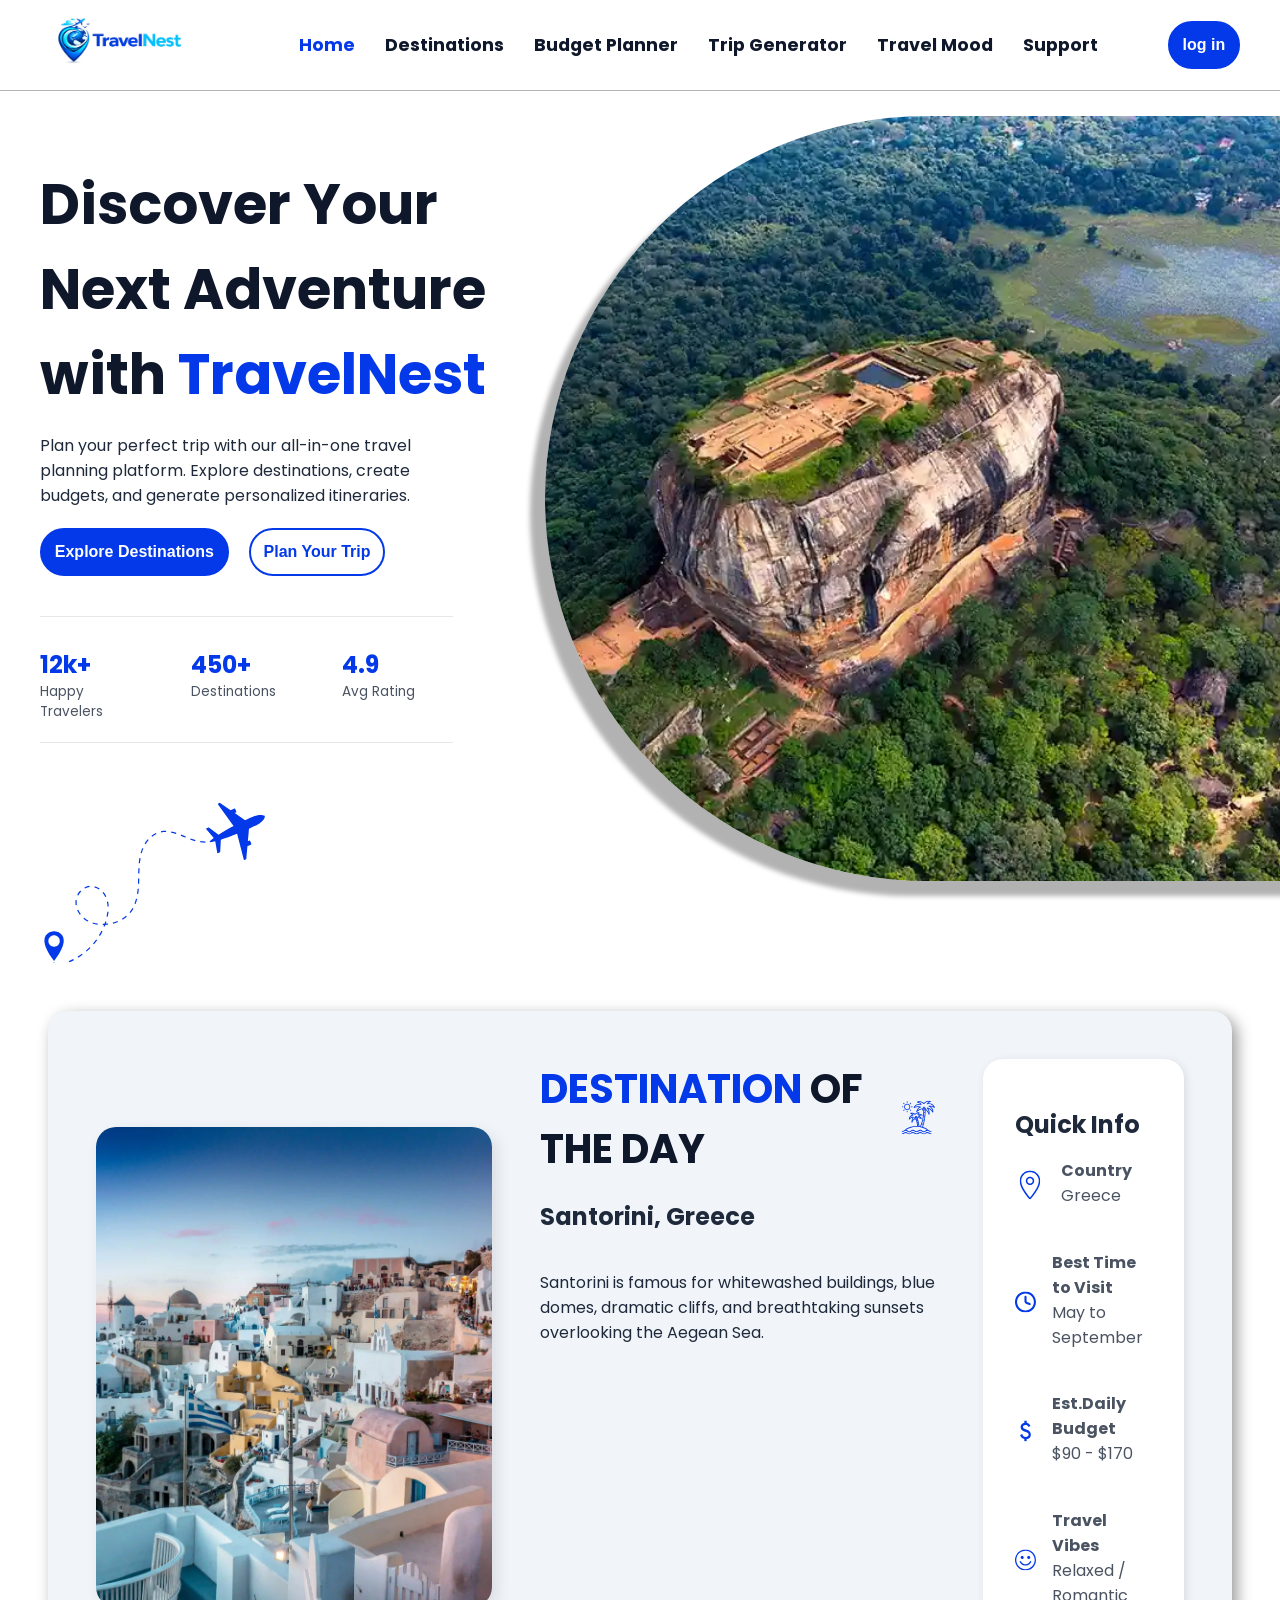
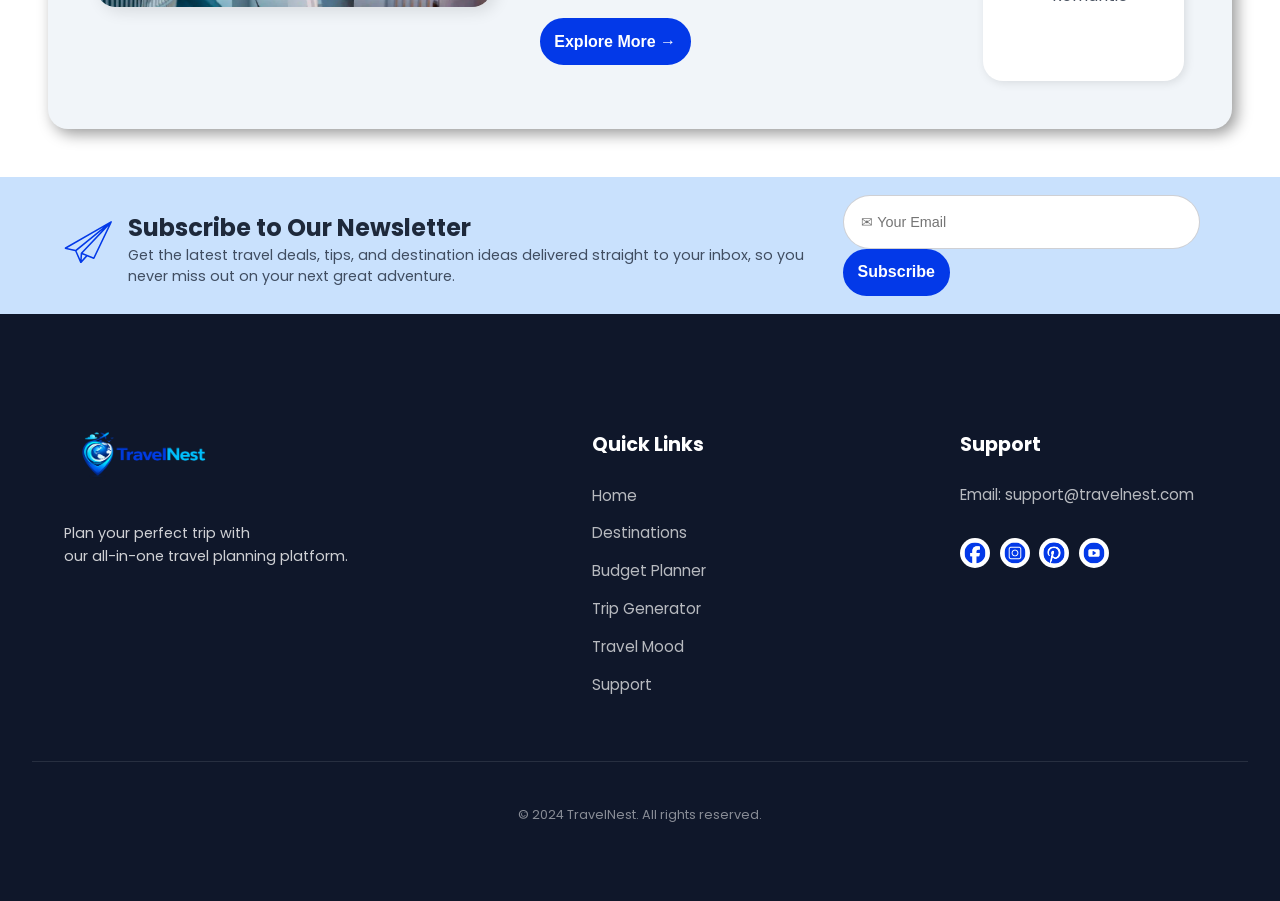
<file: index.html>
<!DOCTYPE html>
<html lang="en">
<head>
    <meta charset="UTF-8">
    <meta name="viewport" content="width=device-width, initial-scale=1.0">
    <meta
    name="description"
    content="TravelNest helps you discover destinations, create budgets, generate itineraries, and plan unforgettable trips.">
    <title>TravelNest</title>
    <link rel="preconnect" href="https://fonts.googleapis.com">
    <link rel="preconnect" href="https://fonts.gstatic.com" crossorigin>
    <link href="https://fonts.googleapis.com/css2?family=Poppins&display=swap" rel="stylesheet">
    <link rel="stylesheet" href="style.css">
    <link rel="stylesheet" href="mobile.css">
</head>
<body>

    <!-- Header with navigation bar -->
    <header>
        <nav class="nav-bar">
            <div>
                <a href="index.html"><img  class="logo" src="icon/travelNest-logo.png" alt="TravelNest Logo"></a>
            </div>
            <ul class="nav-links">
                <li><a href="index.html">Home</a></li>
                <li><a href="destination.html">Destinations</a></li>
                <li><a href="budget-planner.html">Budget Planner</a></li>
                <li><a href="trip-generator.html">Trip Generator</a></li>
                <li><a href="travel-mood.html">Travel Mood</a></li>
                <li><a href="support.html">Support</a></li>
            </ul>
            <button class="button">log in</button>
            <div class="hamburger">
                ☰
            </div>
        </nav>
    </header>

    <main>
        <!-- Hero section-->
        <section class="hero">
            <div class="hero-text">
                <h1>Discover Your Next Adventure <br>with <span>TravelNest</span></h1>
                <p class="small-text">Plan your perfect trip with our all-in-one travel planning platform. Explore destinations, create budgets, and generate personalized itineraries.</p>
                <div class="home-button-group">
                    <button class="button ExpDestinationBtn" >Explore Destinations</button>
                    <button id="BdgPlanerBtn" class="secondary-button">Plan Your Trip</button>
                </div>
                <div class="hero-stats">
                    <div class="stat-item">
                        <h2>12k+</h2>
                        <p>Happy Travelers</p>
                    </div>
                    <div class="stat-item">
                        <h2>450+</h2>
                        <p>Destinations</p>
                    </div>
                    <div class="stat-item">
                        <h2>4.9</h2>
                        <p>Avg Rating</p>
                    </div>
                </div>
                <div class="plane-design">
                    <img src="img/flight-image.svg" alt="plane-decoration-icon">
                </div>
            </div>
            <div class="hero-image">
                <img
                    id="hero-image"
                    src="img/must_visit_places_sri_lanka_sigiriya.webp"
                    alt="Sigiriya, Sri Lanka"
                    width="600"
                    height="400">
            </div>
        </section>

        <!-- Daily destination section-->
        <section class="daily-destination">
            <div class="destination-box">
                <div class="destination-image">
                    <img id="daily-destination-image" src="img/budget-top.png" alt="Best travel destination of the day" loading="lazy">
                </div>
                <div class="destination-card">
                    <div class="destination-title">
                        <h1 class="headings-h1">DESTINATION <span>OF THE DAY</span></h1>
                        <img src="icon/daily-destination-title.svg" alt="daily-destination-title-icon" loading="lazy">
                    </div>
                    <h2 id="daily-destination-title">Loading...</h2>
                    <p id="daily-destination-description" >Mirissa is a small, beautiful beach town on the southern coast of Sri Lanka, known for its golden sandy beaches, turquoise waters, and relaxed tropical vibe. It’s a popular destination for whale watching, surfing, and enjoying stunning sunsets, while still keeping a laid-back atmosphere with beachside cafés and palm-lined shores.</p>
                    <button class="button ExpDestinationBtn">Explore More →</button>
                </div>

                <div class="quick-info-tab">
                    <h2>Quick Info</h2>
                    <div class="quick-info-row">
                        <img src="icon/quick-info/location-icon.svg" alt="location-icon" loading="lazy">
                        <div>
                            <p><strong>Country</strong></p>
                            <p id="dily-destination-country" >Sri Lanka</p>
                        </div>
                    </div>               
                    <div class="quick-info-row">
                        <img src="icon/quick-info/time-icon.svg" alt="clock-icon" loading="lazy">
                        <div>
                            <p><strong>Best Time to Visit</strong></p>
                            <p id="dily-destination-bestTime" >November to April</p>
                        </div>
                    </div>
                    <div class="quick-info-row">
                        <img src="icon/quick-info/money-icon.svg" alt="dollar-icon" loading="lazy">
                        <div>
                            <p><strong>Est.Daily Budget</strong></p>
                            <p id="daily-destination-dailyBudget" >$100-$120</p>
                        </div>
                    </div>
                    <div class="quick-info-row">
                        <img src="icon/quick-info/face-icon.svg" alt="face-icon" loading="lazy">
                        <div>
                            <p><strong>Travel Vibes</strong></p>
                            <p id="daily-destination-travelVibes" >Relaxed, Tropical</p>
                        </div>
                    </div>
            
                </div>
            </div>
        </section>

        <!-- Newsletter Section -->
        <section class="newsletter">
            <div class="newsletter-container">
                <div class="newsletter-icon">
                    <img src="icon/news-letter/new-letter--icon.svg" alt="Newsletter Icon">
                </div>
                <div class="news-letter-texts">
                    <h2>Subscribe to Our Newsletter</h2>
                    <p>Get the latest travel deals, tips, and destination ideas delivered straight to your inbox, so you never miss out on your next great adventure.</p>
                </div>
                <div class="newsletter-form">
                    <form>
                        <label class="sr-only" for="emailinput">Email Address</label>
                        <input id="emailinput" type="email" placeholder="✉ Your Email" required>
                        <button type="submit" class="button" id="emailSub">Subscribe</button>
                    </form>
                </div>
            </div>
        </section>
    </main>

    <!-- Footer -->
    <footer class="footer">
        <div class="footer-container">
            <div class="footer-brand">
                <a href="index.html"><img  class="logo" src="icon/travelNest-logo.png" alt="TravelNest Logo"></a>
                <p>Plan your perfect trip with <br> our all-in-one travel planning platform.</p>
            </div>
            <div class="footer-links">
                <h3>Quick Links</h3>
                <ul>
                    <li><a href="index.html">Home</a></li>
                    <li><a href="destination.html">Destinations</a></li>
                    <li><a href="budget-planner.html">Budget Planner</a></li>
                    <li><a href="trip-generator.html">Trip Generator</a></li>
                    <li><a href="travel-mood.html">Travel Mood</a></li>
                    <li><a href="support.html">Support</a></li>
                </ul>
            </div>
            <div class="footer-contact">
                <h3>Support</h3>
                <p>Email: support@travelnest.com</p>
                <div class="social-icons">
                    <ul>
                        <li><a href="#"><img src="icon/social-media/fb-icon.svg" alt="Facebook" loading="lazy"></a></li>
                        <li><a href="#"><img src="icon/social-media/insta-icon.svg" alt="Instagram" loading="lazy"></a></li>
                        <li><a href="#"><img src="icon/social-media/printrest-icon.svg" alt="Pinterest" loading="lazy"></a></li>
                        <li><a href="#"><img src="icon/social-media/youtube-icon.svg" alt="YouTube" loading="lazy"></a></li>
                    </ul>
                </div>
            </div>
        </div>
        <div class="footer-bottom">
            <p>&copy; 2024 TravelNest. All rights reserved.</p>
        </div>
    </footer>
    <script src="js/destinations.js" defer></script>
    <script src="js/script.js" defer></script>
</body>
</html>
</file>
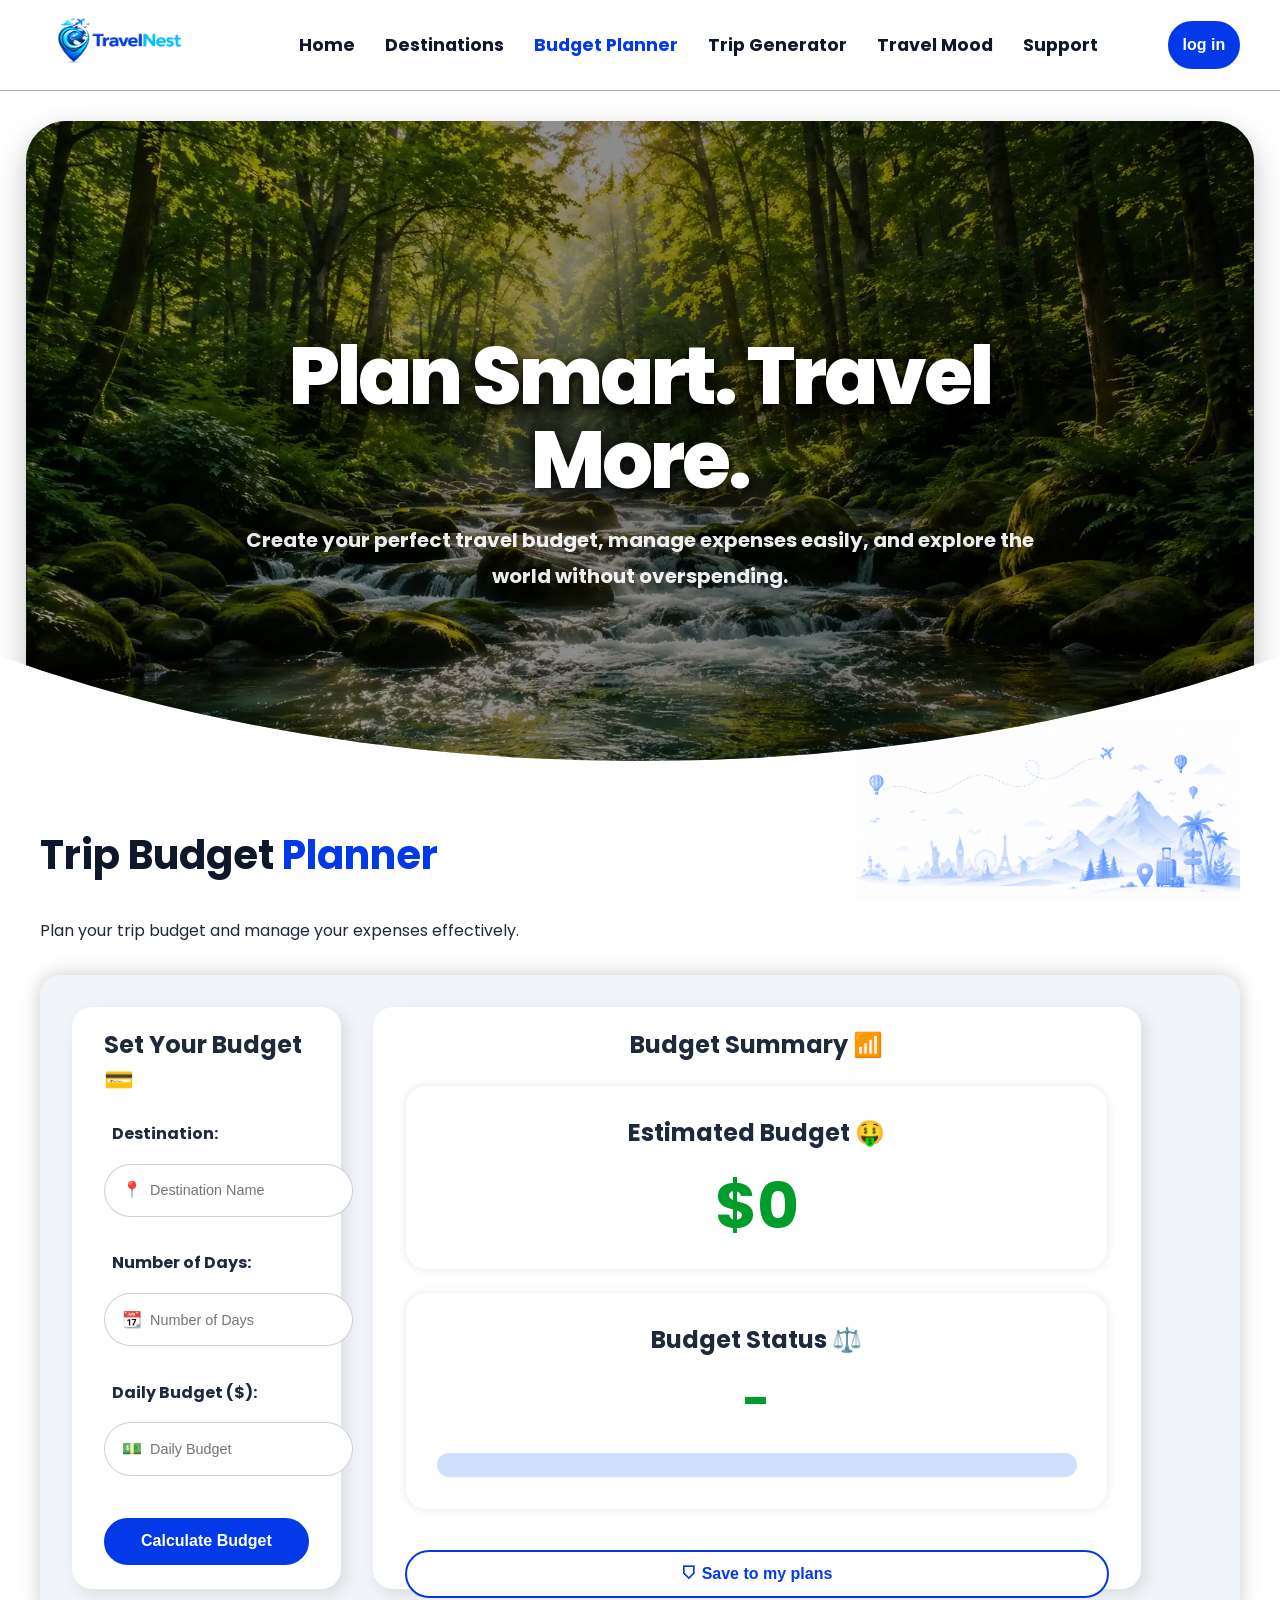
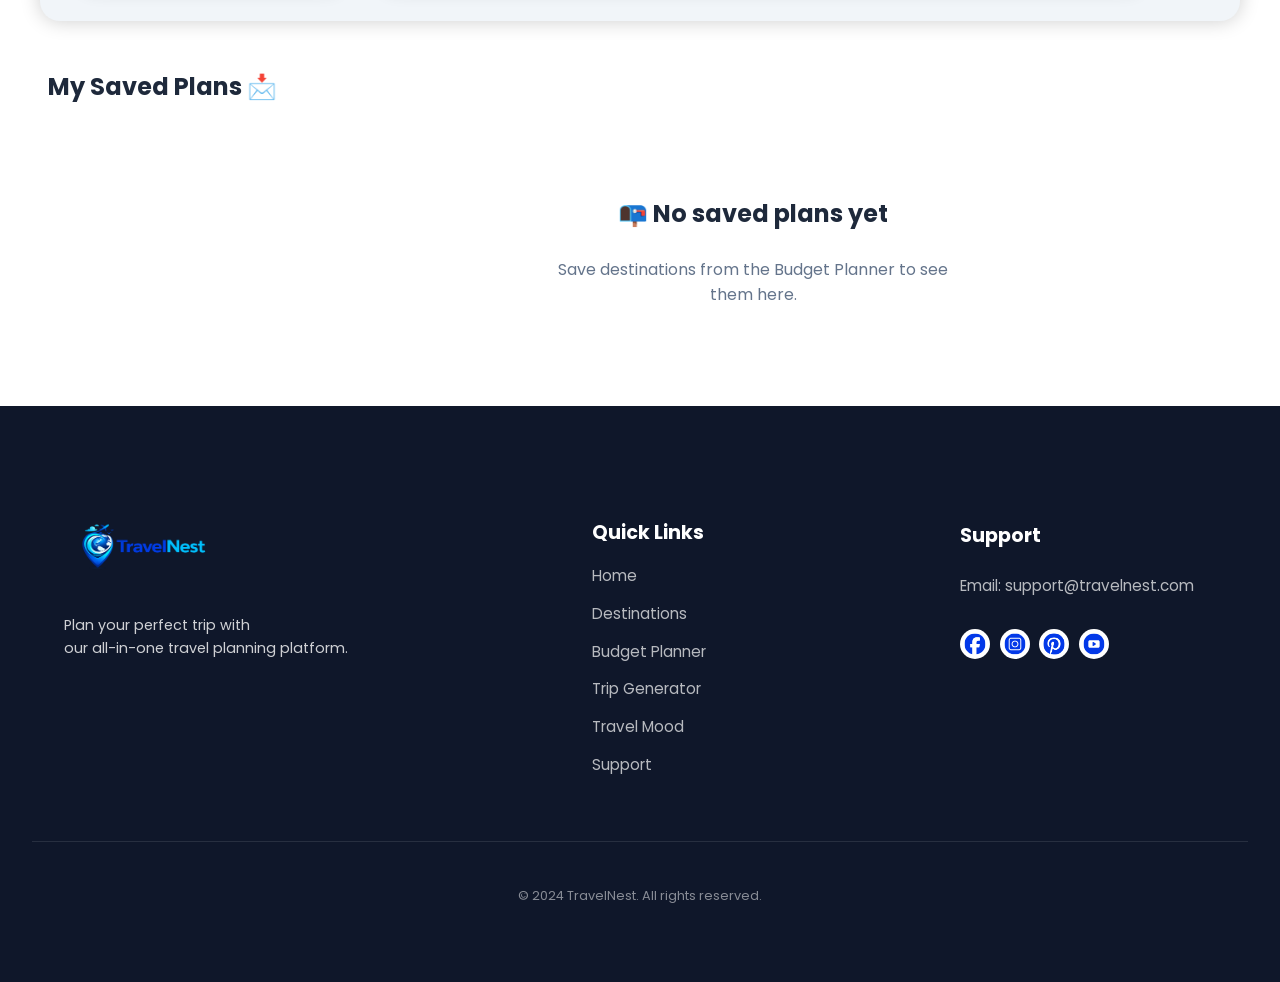
<file: budget-planner.html>
<!DOCTYPE html>
<html lang="en">
<head>
    <meta charset="UTF-8">
    <meta name="viewport" content="width=device-width, initial-scale=1.0">
    <meta
    name="description"
    content="TravelNest helps you discover destinations, create budgets, generate itineraries, and plan unforgettable trips.">
    <title>TravelNest - Budget Planner</title>
    <link rel="preconnect" href="https://fonts.googleapis.com">
    <link rel="preconnect" href="https://fonts.gstatic.com" crossorigin>
    <link href="https://fonts.googleapis.com/css2?family=Poppins&display=swap" rel="stylesheet">
    <link rel="stylesheet" href="style.css">
    <link rel="stylesheet" href="mobile.css">
</head>
<body>

    <!-- Header with navigation bar -->
    <header>
        <nav class="nav-bar">
            <div>
                <a href="index.html"><img  class="logo" src="icon/travelNest-logo.png" alt="TravelNest Logo"></a>
            </div>
            <ul class="nav-links">
                <li><a href="index.html">Home</a></li>
                <li><a href="destination.html">Destinations</a></li>
                <li><a href="budget-planner.html">Budget Planner</a></li>
                <li><a href="trip-generator.html">Trip Generator</a></li>
                <li><a href="travel-mood.html">Travel Mood</a></li>
                <li><a href="support.html">Support</a></li>
            </ul>
            <button class="button">log in</button>
            <div class="hamburger">
                ☰
            </div>
        </nav>
    </header>


    <main>
        <!-- ===== Banner Section ===== -->
        <section class="page-banner" style="background-image: url('img/banner-image-2.webp');">
            <div class="banner-overlay"></div>

            <div class="banner-content">
                <h1>Plan Smart. Travel More.</h1>
                <p>
                   Create your perfect travel budget, manage expenses easily, and explore the world without overspending.
                </p>
            </div>
        </section>

        <section class="budget-planner-header">
            <div>
                <h1><span>Trip Budget</span> Planner</h1>
                <p>Plan your trip budget and manage your expenses effectively.</p>
            </div>
            <div class="header-image">
                <img src="img/budget-top.png" alt="Budget Planner Header Image" loading="lazy">
            </div>
        </section>

        <section class="budget-planner">
            <div class="budget-planner-container">
                <div class="budget-form budget-container-styles" >
                    <h2>Set Your Budget 💳</h2>

                    <form id="budgetForm">
                        <label for="destination">Destination:</label>
                        <div class="destination-wrapper">
                            <input type="text" id="destination" name="destination" required placeholder="Destination Name">
                        </div>
                        <p id="destinationError" class="error-message"></p>

                        <label for="numberOfDays">Number of Days:</label>
                        <div class="duration-wrapper-1">
                            <input type="number" id="numberOfDays" name="numberOfDays" required placeholder="Number of Days">
                        </div>
                        <p id="numberOfDaysError" class="error-message"></p>

                        <label for="totalBudget">Daily Budget ($):</label>
                        <div class="daily-budget-wrapper">
                            <input type="number" id="totalBudget" name="totalBudget" required placeholder="Daily Budget">
                        </div>
                        <p id="totalBudgetError" class="error-message"></p>

                        <button id="planner-calculate-btn" type="submit" class="button">Calculate Budget</button>
                    </form>

                </div>
                <div id="budget-summary" class="budget-container-styles budget-summary">
                    <h2>Budget Summary 📶</h2>
                    <div class="estimated-budget">
                        <h2>Estimated Budget 🤑</h2>
                        <h1 id="plannner-estimatedBudget">$0</h1>
                    </div>
                    <div class="estimated-budget">
                        <h2>Budget Status ⚖️</h2>
                        <h1 id="budgetStatus">-</h1>
                        <div class="progress-container">
                            <div id="plannner-progress-bar" class="progress-bar"></div>
                        </div>
                    </div>
                    <button id="save-to-plans-btn" class="secondary-button">⛉ Save to my plans</button>
                </div>
            </div>
        </section>

        <section class="wishlist-section">
            <h2>My Saved Plans 📩</h2>

            <div id="wishlist-container" class="wishlist-container">
            </div>
        </section>
    </main>

    <!-- Footer -->
    <footer class="footer">
        <div class="footer-container">
            <div class="footer-brand">
                <a href="index.html"><img  class="logo" src="icon/travelNest-logo.png" alt="TravelNest Logo"></a>
                <p>Plan your perfect trip with <br> our all-in-one travel planning platform.</p>
            </div>
            <div class="footer-links">
                <h2>Quick Links</h2>
                <ul>
                    <li><a href="index.html">Home</a></li>
                    <li><a href="destination.html">Destinations</a></li>
                    <li><a href="budget-planner.html">Budget Planner</a></li>
                    <li><a href="trip-generator.html">Trip Generator</a></li>
                    <li><a href="travel-mood.html">Travel Mood</a></li>
                    <li><a href="support.html">Support</a></li>
                </ul>
            </div>
            <div class="footer-contact">
                <h3>Support</h3>
                <p>Email: support@travelnest.com</p>
                <div class="social-icons">
                    <ul>
                        <li><a href="#"><img src="icon/social-media/fb-icon.svg" alt="Facebook"></a></li>
                        <li><a href="#"><img src="icon/social-media/insta-icon.svg" alt="Instagram"></a></li>
                        <li><a href="#"><img src="icon/social-media/printrest-icon.svg" alt="Pinterest"></a></li>
                        <li><a href="#"><img src="icon/social-media/youtube-icon.svg" alt="YouTube"></a></li>
                    </ul>
                </div>
            </div>
        </div>
        <div class="footer-bottom">
            <p>&copy; 2024 TravelNest. All rights reserved.</p>
        </div>
    </footer>
    <script src="js/script.js" defer></script>
    <script src="js/destinations.js" defer></script>
</body>
</html>
</file>
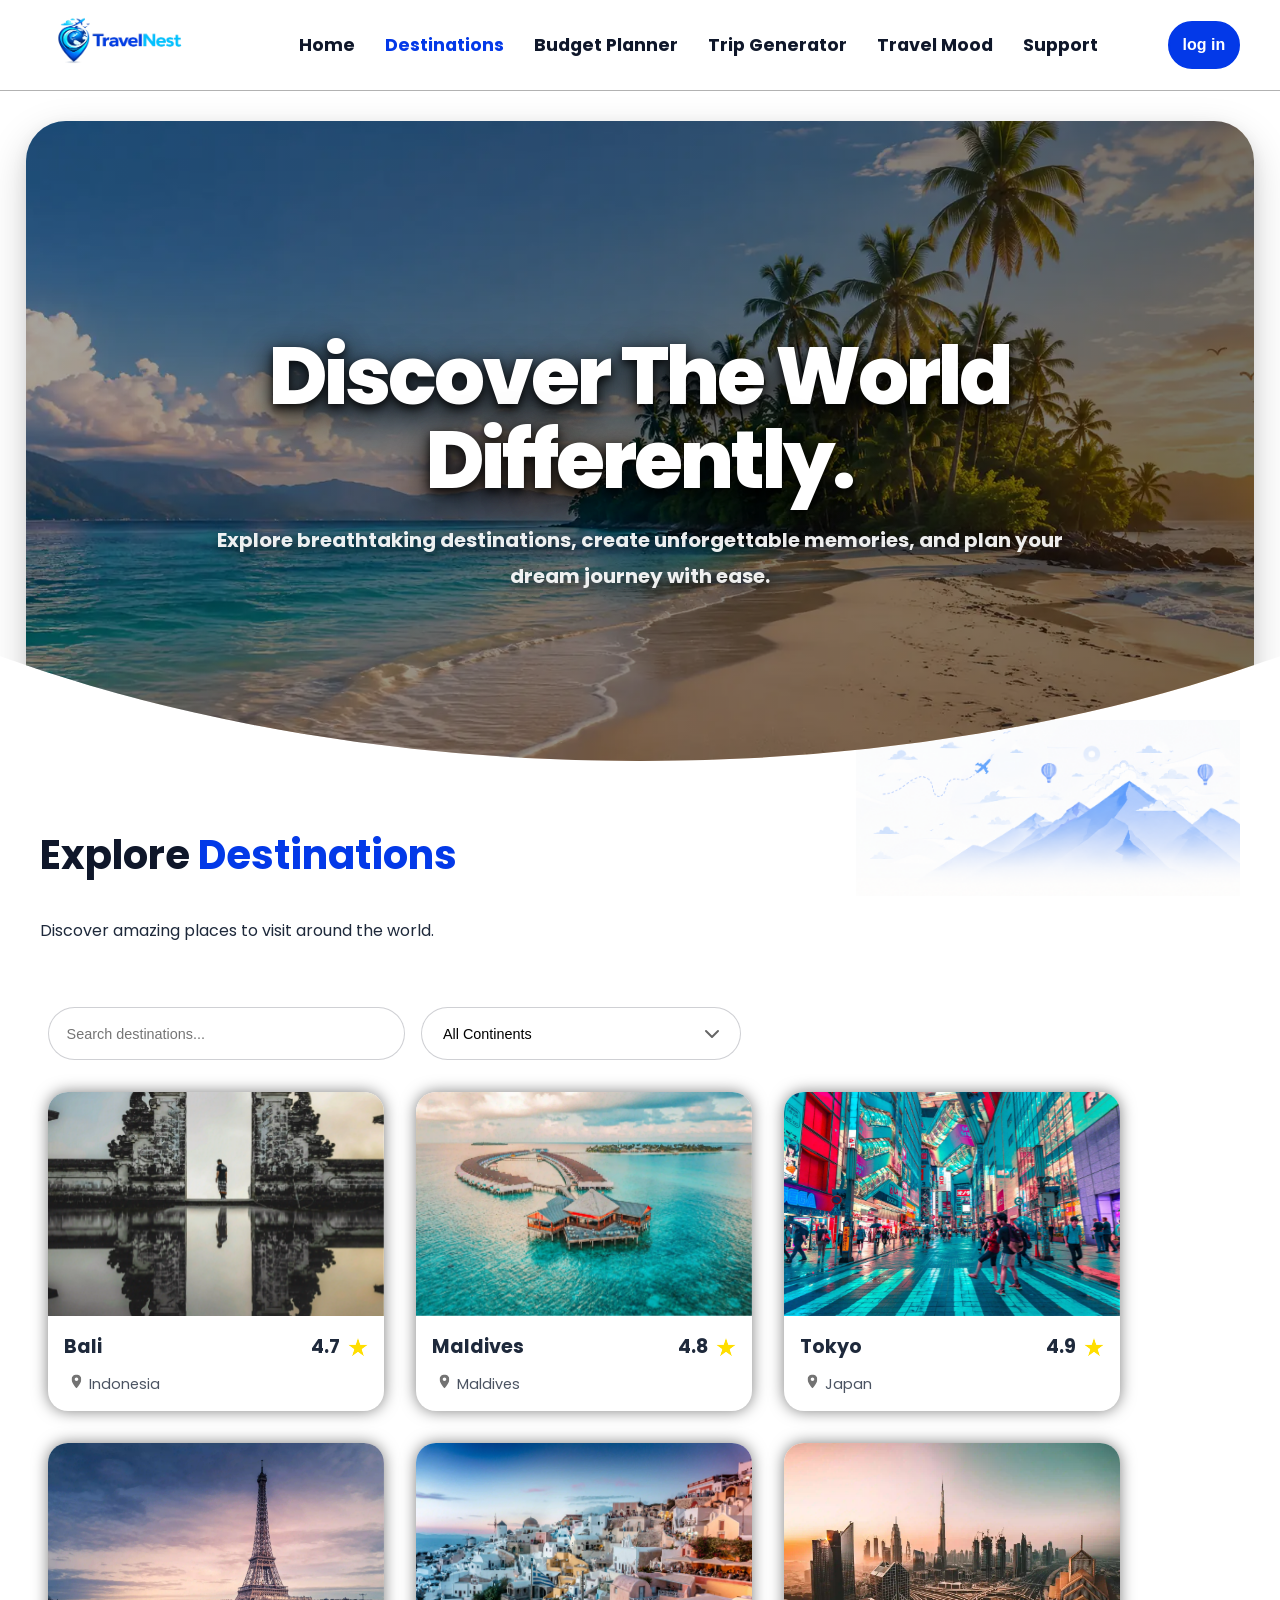
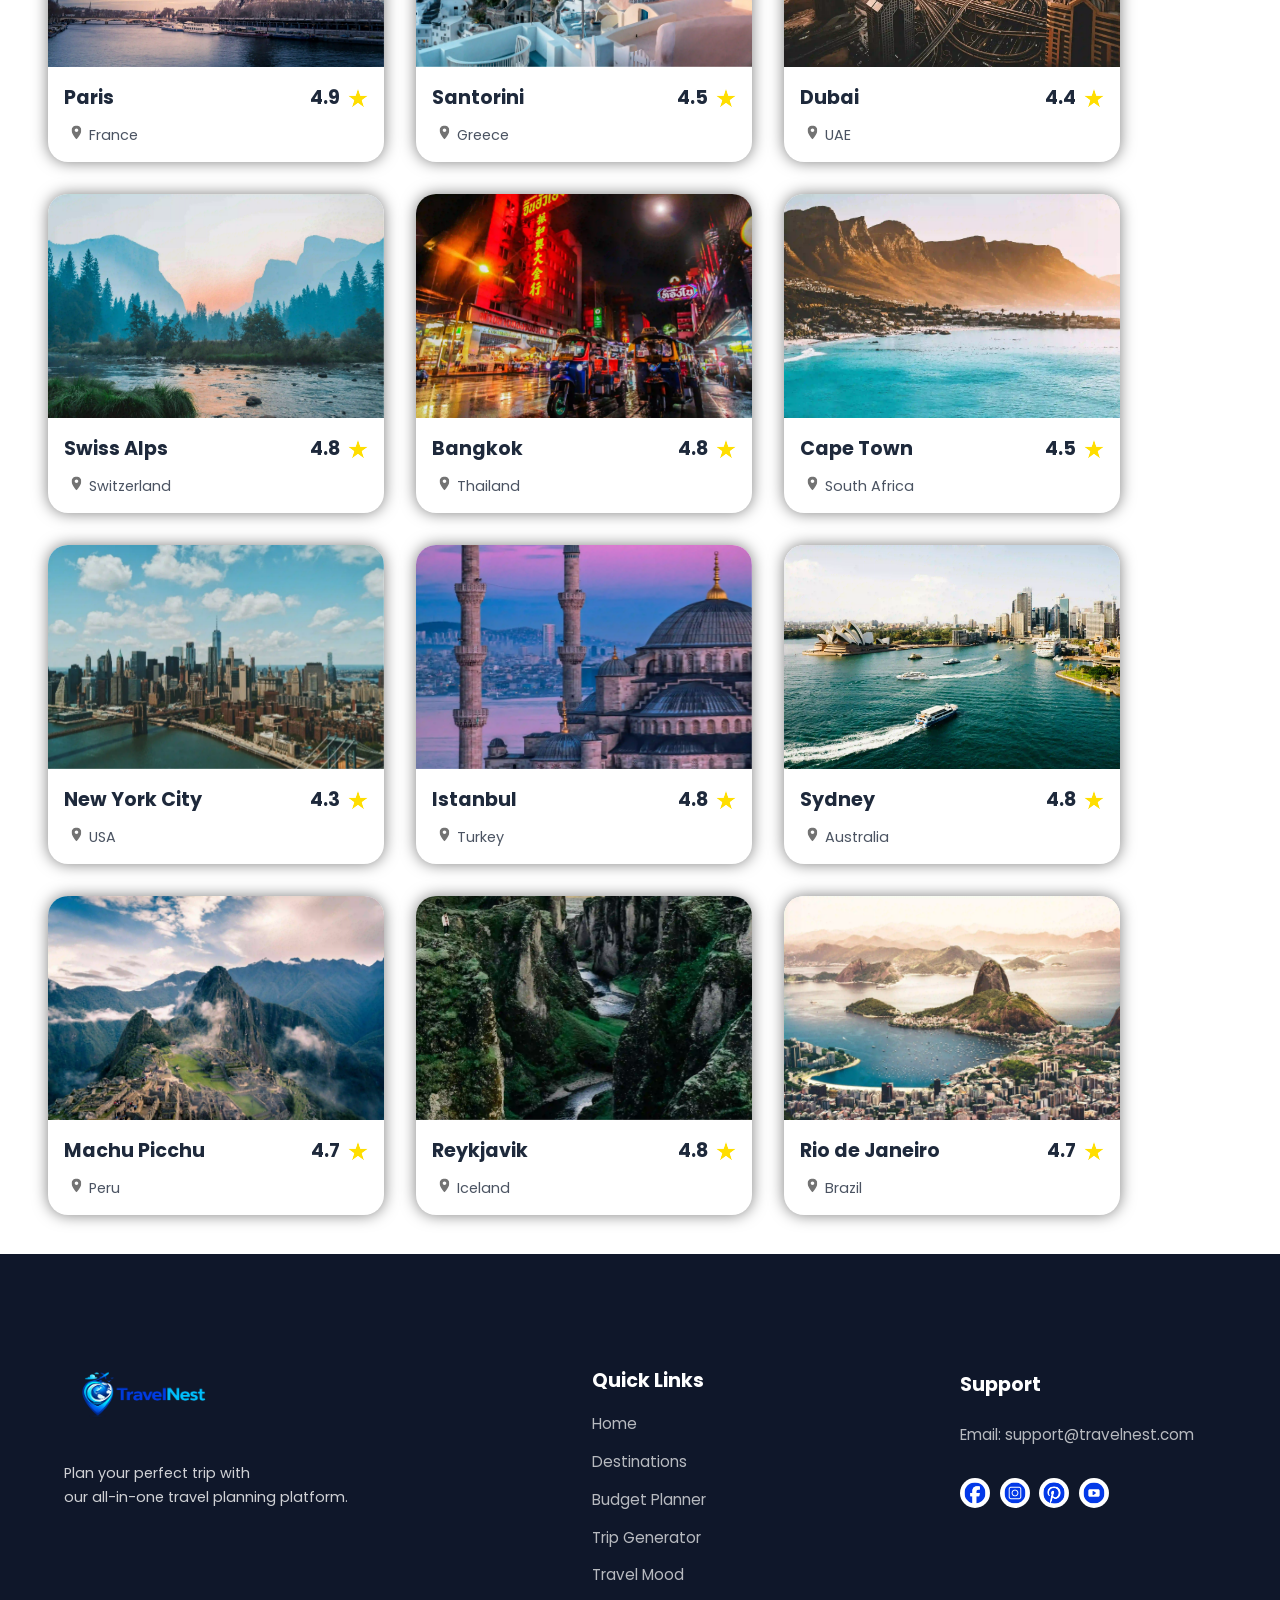
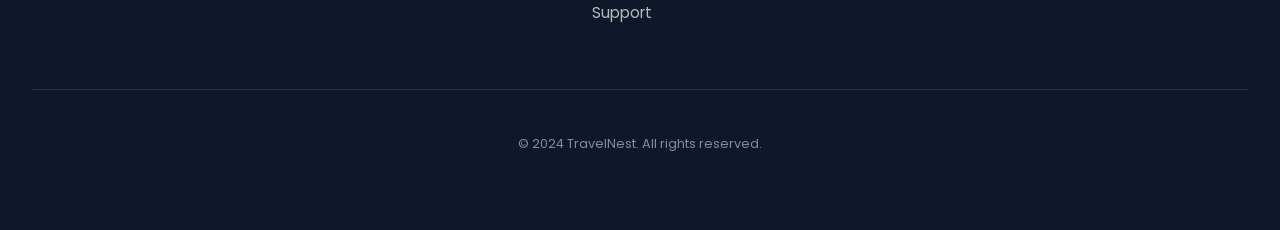
<file: destination.html>
<!DOCTYPE html>
<html lang="en">
<head>
    <meta charset="UTF-8">
    <meta name="viewport" content="width=device-width, initial-scale=1.0">
    <meta
    name="description"
    content="TravelNest helps you discover destinations, create budgets, generate itineraries, and plan unforgettable trips.">
    <title>TravelNest - Destination</title>
    <link rel="preconnect" href="https://fonts.googleapis.com">
    <link rel="preconnect" href="https://fonts.gstatic.com" crossorigin>
    <link href="https://fonts.googleapis.com/css2?family=Poppins&display=swap" rel="stylesheet">
    <link rel="stylesheet" href="style.css">
    <link rel="stylesheet" href="mobile.css">
</head>
<body>


    <!-- Header with navigation bar -->
    <header>
        <nav class="nav-bar">
            <div>
                <a href="index.html"><img  class="logo" src="icon/travelNest-logo.png" alt="TravelNest Logo"></a>
            </div>
            <ul class="nav-links">
                <li><a href="index.html">Home</a></li>
                <li><a href="destination.html">Destinations</a></li>
                <li><a href="budget-planner.html">Budget Planner</a></li>
                <li><a href="trip-generator.html">Trip Generator</a></li>
                <li><a href="travel-mood.html">Travel Mood</a></li>
                <li><a href="support.html">Support</a></li>
            </ul>
            <button class="button">log in</button>
            <div class="hamburger">
                ☰
            </div>
        </nav>
    </header>

    <main>
        <!-- ===== Banner Section ===== -->
        <section class="page-banner" style="background-image: url('img/banner-image-1.webp');">
            <div class="banner-overlay"></div>

            <div class="banner-content">
                <h1>Discover The World Differently.</h1>
                <p>
                    Explore breathtaking destinations, create unforgettable memories, and plan your dream journey with ease.
                </p>
            </div>
        </section>

        <section class="destination-planner-header">
            <div>
                <h1><span>Explore</span> Destinations</h1>
                <p>Discover amazing places to visit around the world.</p>
            </div>
            <div class="header-image">
                <img src="img/destination-top.png" alt="Destination Header" loading="lazy">
            </div>
        </section>

        <!-- Destination Explorer Section -->
        <section class="destination-explorer">
            <h2 class="sr-only">Destination Explorer</h2>
            <div class="filters">
                <label for="searchInput" class="sr-only">
                    Search Destinations
                </label>
                <input type="text" id="searchInput" placeholder="Search destinations...">
                <div>
                    <label for="continent-filter" class="sr-only">
                        Filter by Continent
                    </label>
                    <select id="continent-filter" class="select-bar">
                        <option value="">All Continents</option>
                        <option value="Asia">Asia</option>
                        <option value="Europe">Europe</option>
                        <option value="North America">North America</option>
                        <option value="South America">South America</option>
                        <option value="Africa">Africa</option>
                        <option value="Oceania">Oceania</option>
                    </select>
                </div>
            </div>

            <div class="destination-grid" id="destination-grid-div">
                
            </div>
            
        </section>
    </main>
    
    <!-- Footer -->
    <footer class="footer">
        <div class="footer-container">
            <div class="footer-brand">
                <a href="index.html"><img  class="logo" src="icon/travelNest-logo.png" alt="TravelNest Logo" loading="lazy"></a>
                <p>Plan your perfect trip with <br> our all-in-one travel planning platform.</p>
            </div>
            <div class="footer-links">
                <h2>Quick Links</h2>
                <ul>
                    <li><a href="index.html">Home</a></li>
                    <li><a href="destination.html">Destinations</a></li>
                    <li><a href="budget-planner.html">Budget Planner</a></li>
                    <li><a href="trip-generator.html">Trip Generator</a></li>
                    <li><a href="travel-mood.html">Travel Mood</a></li>
                    <li><a href="support.html">Support</a></li>
                </ul>
            </div>
            <div class="footer-contact">
                <h3>Support</h3>
                <p>Email: support@travelnest.com</p>
                <div class="social-icons">
                    <ul>
                        <li><a href="#"><img src="icon/social-media/fb-icon.svg" alt="Facebook" loading="lazy"></a></li>
                        <li><a href="#"><img src="icon/social-media/insta-icon.svg" alt="Instagram" loading="lazy"></a></li>
                        <li><a href="#"><img src="icon/social-media/printrest-icon.svg" alt="Pinterest" loading="lazy"></a></li>
                        <li><a href="#"><img src="icon/social-media/youtube-icon.svg" alt="YouTube" loading="lazy"></a></li>
                    </ul>
                </div>
            </div>
        </div>
        <div class="footer-bottom">
            <p>&copy; 2024 TravelNest. All rights reserved.</p>
        </div>
    </footer>
    <script src="js/script.js" defer></script>
    <script src="js/destinations.js" defer></script>
</body>
</html>
</file>
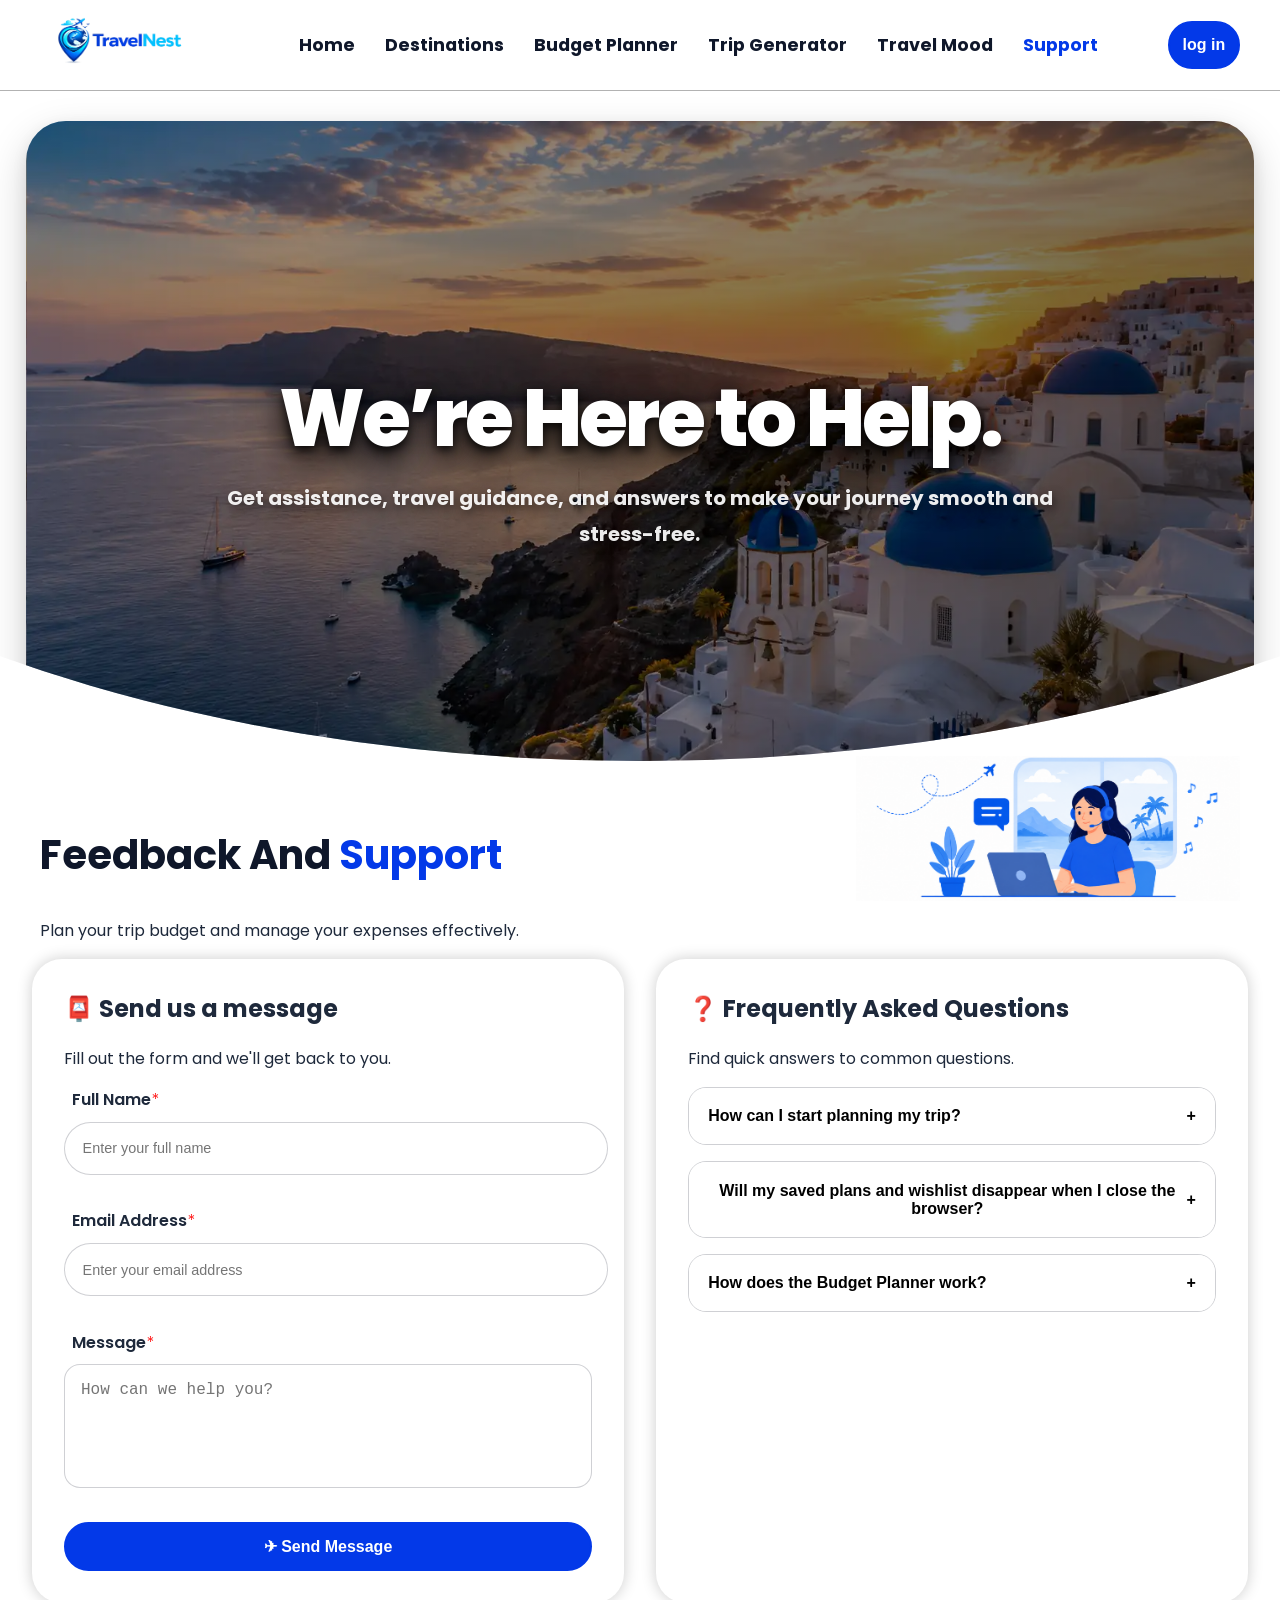
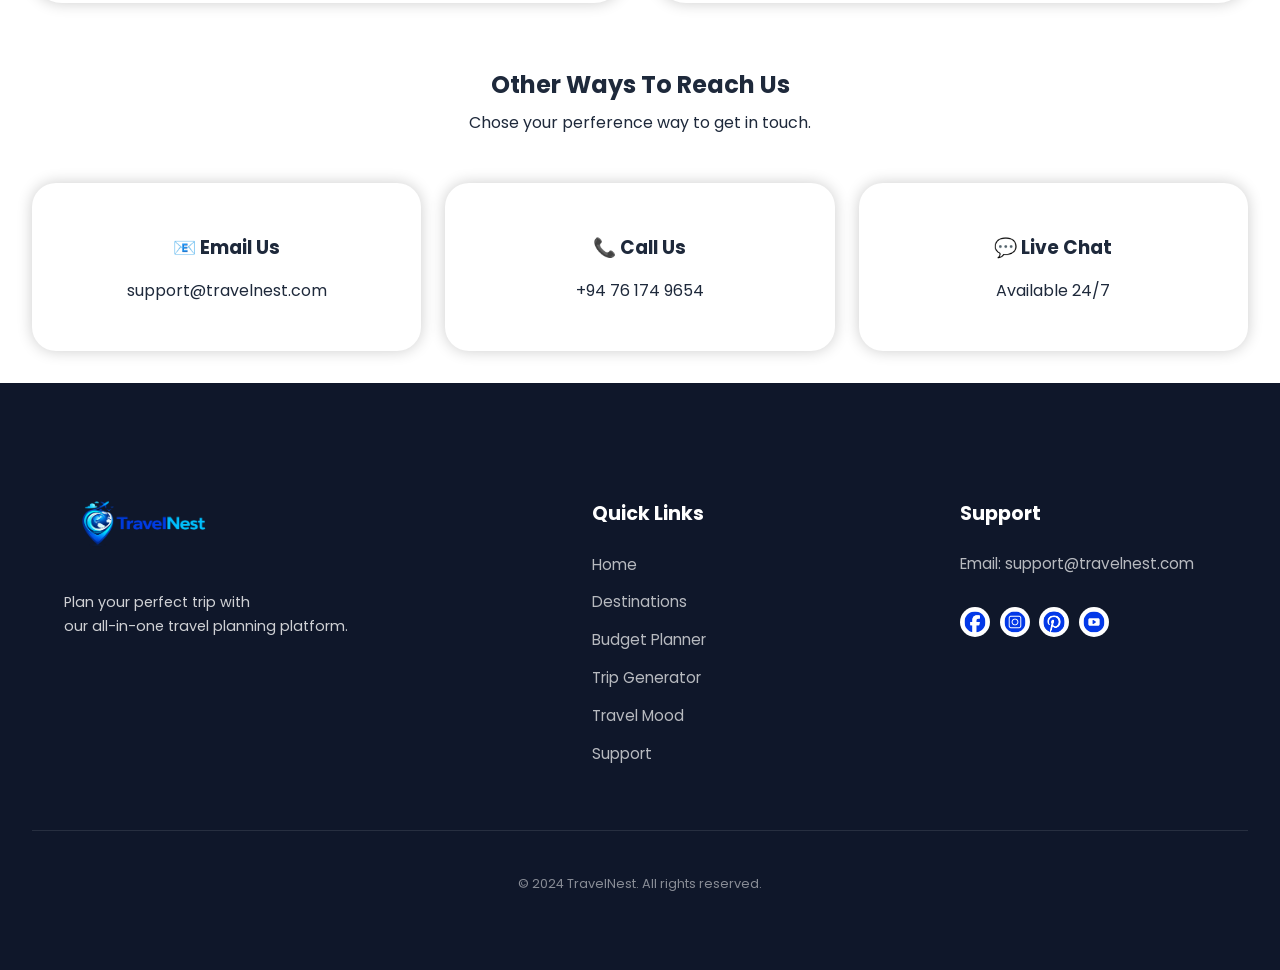
<file: support.html>
<!DOCTYPE html>
<html lang="en">
<head>
    <meta charset="UTF-8">
    <meta name="viewport" content="width=device-width, initial-scale=1.0">
    <meta
    name="description"
    content="TravelNest helps you discover destinations, create budgets, generate itineraries, and plan unforgettable trips.">
    <title>TravelNest - Support</title>
    <link rel="preconnect" href="https://fonts.googleapis.com">
    <link rel="preconnect" href="https://fonts.gstatic.com" crossorigin>
    <link href="https://fonts.googleapis.com/css2?family=Poppins&display=swap" rel="stylesheet">
    <link rel="stylesheet" href="style.css">
    <link rel="stylesheet" href="mobile.css">
</head>
<body>

    <!-- Header with navigation bar -->
    <header>
        <nav class="nav-bar">
            <div>
                <a href="index.html"><img  class="logo" src="icon/travelNest-logo.png" alt="TravelNest Logo" loading="lazy"></a>
            </div>
            <ul class="nav-links">
                <li><a href="index.html">Home</a></li>
                <li><a href="destination.html">Destinations</a></li>
                <li><a href="budget-planner.html">Budget Planner</a></li>
                <li><a href="trip-generator.html">Trip Generator</a></li>
                <li><a href="travel-mood.html">Travel Mood</a></li>
                <li><a href="support.html">Support</a></li>
            </ul>
            <button class="button">log in</button>
            <div class="hamburger">
                ☰
            </div>
        </nav>
    </header>


    <main>
        <!-- ===== Banner Section ===== -->
        <section class="page-banner" style="background-image: url('img/banner-image-5.webp');">
            <div class="banner-overlay"></div>

            <div class="banner-content">
                <h1>We’re Here to Help.</h1>
                <p>
                  Get assistance, travel guidance, and answers to make your journey smooth and stress-free.
                </p>
            </div>
        </section>

        <section class="budget-planner-header">
            <div>
                <h1><span>Feedback And </span>Support</h1>
                <p>Plan your trip budget and manage your expenses effectively.</p>
            </div>
            <div class="header-image">
                <img src="img/feedback-support-top.png" alt="Feedback and Support Header Image" loading="lazy">
            </div>
        </section>

        <div class="support-grid">

            <!-- CONTACT FORM -->
            <div class="support-card">

                <div class="card-title">
                    <h2>📮 Send us a message</h2>
                    <p>Fill out the form and we'll get back to you.</p>
                </div>

                <form id="supportForm">

                    <div class="input-group">
                        <label for="fullName">Full Name<span class="required">*</span></label>
                        <input id="fullName" type="text" placeholder="Enter your full name">
                        <p id="fullNameError" class="error-message"></p>
                    </div>

                    <div class="input-group">
                        <label for="emailAddress" >Email Address<span class="required">*</span></label>
                        <input id="emailAddress" type="email" placeholder="Enter your email address">
                        <p id="emailError" class="error-message"></p>
                    </div>

                    <div class="input-group">
                        <label for="message">Message<span class="required">*</span></label>
                        <textarea id="message" placeholder="How can we help you?"></textarea>
                        <p id="messageError" class="error-message"></p>
                    </div>

                    <button type="submit" class="support-submit-btn button">
                        ✈ Send Message
                    </button>

                </form>

                <div class="success-message">
                    ✅ Thank you! Your message has been sent successfully.
                </div>

            </div>


            <!-- FAQ -->
            <div class="support-card">

                <div class="card-title">
                    <h2>❓ Frequently Asked Questions</h2>
                    <p>Find quick answers to common questions.</p>
                </div>

                <div class="faq-container">

                    <div class="faq-item">
                        <button class="faq-question">
                            How can I start planning my trip?
                            <span class="faq-toggle-mark">+</span>
                        </button>

                        <div class="faq-answer">
                            <p>
                                Begin by exploring destinations or use the Trip Generator to discover recommendations based on your interests, budget, and travel duration.
                            </p>
                        </div>
                    </div>

                    <div class="faq-item">
                        <button class="faq-question">
                            Will my saved plans and wishlist disappear when I close the browser?
                            <span class="faq-toggle-mark">+</span>
                        </button>

                        <div class="faq-answer">
                            <p>
                                No. TravelNest uses Local Storage, so your saved plans, wishlist items, and travel preferences remain available on the same device and browser.
                            </p>
                        </div>
                    </div>

                    <div class="faq-item">
                        <button class="faq-question">
                            How does the Budget Planner work?
                            <span class="faq-toggle-mark">+</span>
                        </button>

                        <div class="faq-answer">
                            <p>
                                Enter your destination, trip duration, and daily budget. The planner will calculate your estimated travel cost and categorize your budget level.
                            </p>
                        </div>
                    </div>

                </div>

            </div>

        </div>

         <!-- CONTACT CARDS -->
        <div class="contact-headings">
            <h2>Other Ways To Reach Us</h2>
            <p>Chose your perference way to get in touch.</p>
        </div>
        <div class="contact-cards">
            <div class="contact-card">
                <h3>📧 Email Us</h3>
                <p>support@travelnest.com</p>
            </div>

            <div class="contact-card">
                <h3>📞 Call Us</h3>
                <p>+94 76 174 9654</p>
            </div>

            <div class="contact-card">
                <h3>💬 Live Chat</h3>
                <p>Available 24/7</p>
            </div>

        </div>

    </main>


    <!-- Footer -->
    <footer class="footer">
        <div class="footer-container">
            <div class="footer-brand">
                <a href="index.html"><img  class="logo" src="icon/travelNest-logo.png" alt="TravelNest Logo"></a>
                <p>Plan your perfect trip with <br> our all-in-one travel planning platform.</p>
            </div>
            <div class="footer-links">
                <h3>Quick Links</h3>
                <ul>
                    <li><a href="index.html">Home</a></li>
                    <li><a href="destination.html">Destinations</a></li>
                    <li><a href="budget-planner.html">Budget Planner</a></li>
                    <li><a href="trip-generator.html">Trip Generator</a></li>
                    <li><a href="travel-mood.html">Travel Mood</a></li>
                    <li><a href="support.html">Support</a></li>
                </ul>
            </div>
            <div class="footer-contact">
                <h3>Support</h3>
                <p>Email: support@travelnest.com</p>
                <div class="social-icons">
                    <ul>
                        <li><a href="#"><img src="icon/social-media/fb-icon.svg" alt="Facebook" loading="lazy"></a></li>
                        <li><a href="#"><img src="icon/social-media/insta-icon.svg" alt="Instagram" loading="lazy"></a></li>
                        <li><a href="#"><img src="icon/social-media/printrest-icon.svg" alt="Pinterest" loading="lazy"></a></li>
                        <li><a href="#"><img src="icon/social-media/youtube-icon.svg" alt="YouTube" loading="lazy"></a></li>
                    </ul>
                </div>
            </div>
        </div>
        <div class="footer-bottom">
            <p>&copy; 2024 TravelNest. All rights reserved.</p>
        </div>
    </footer>
    <script src="js/script.js" defer></script>
    <script src="js/destinations.js" defer></script>
</body>
</html>
</file>
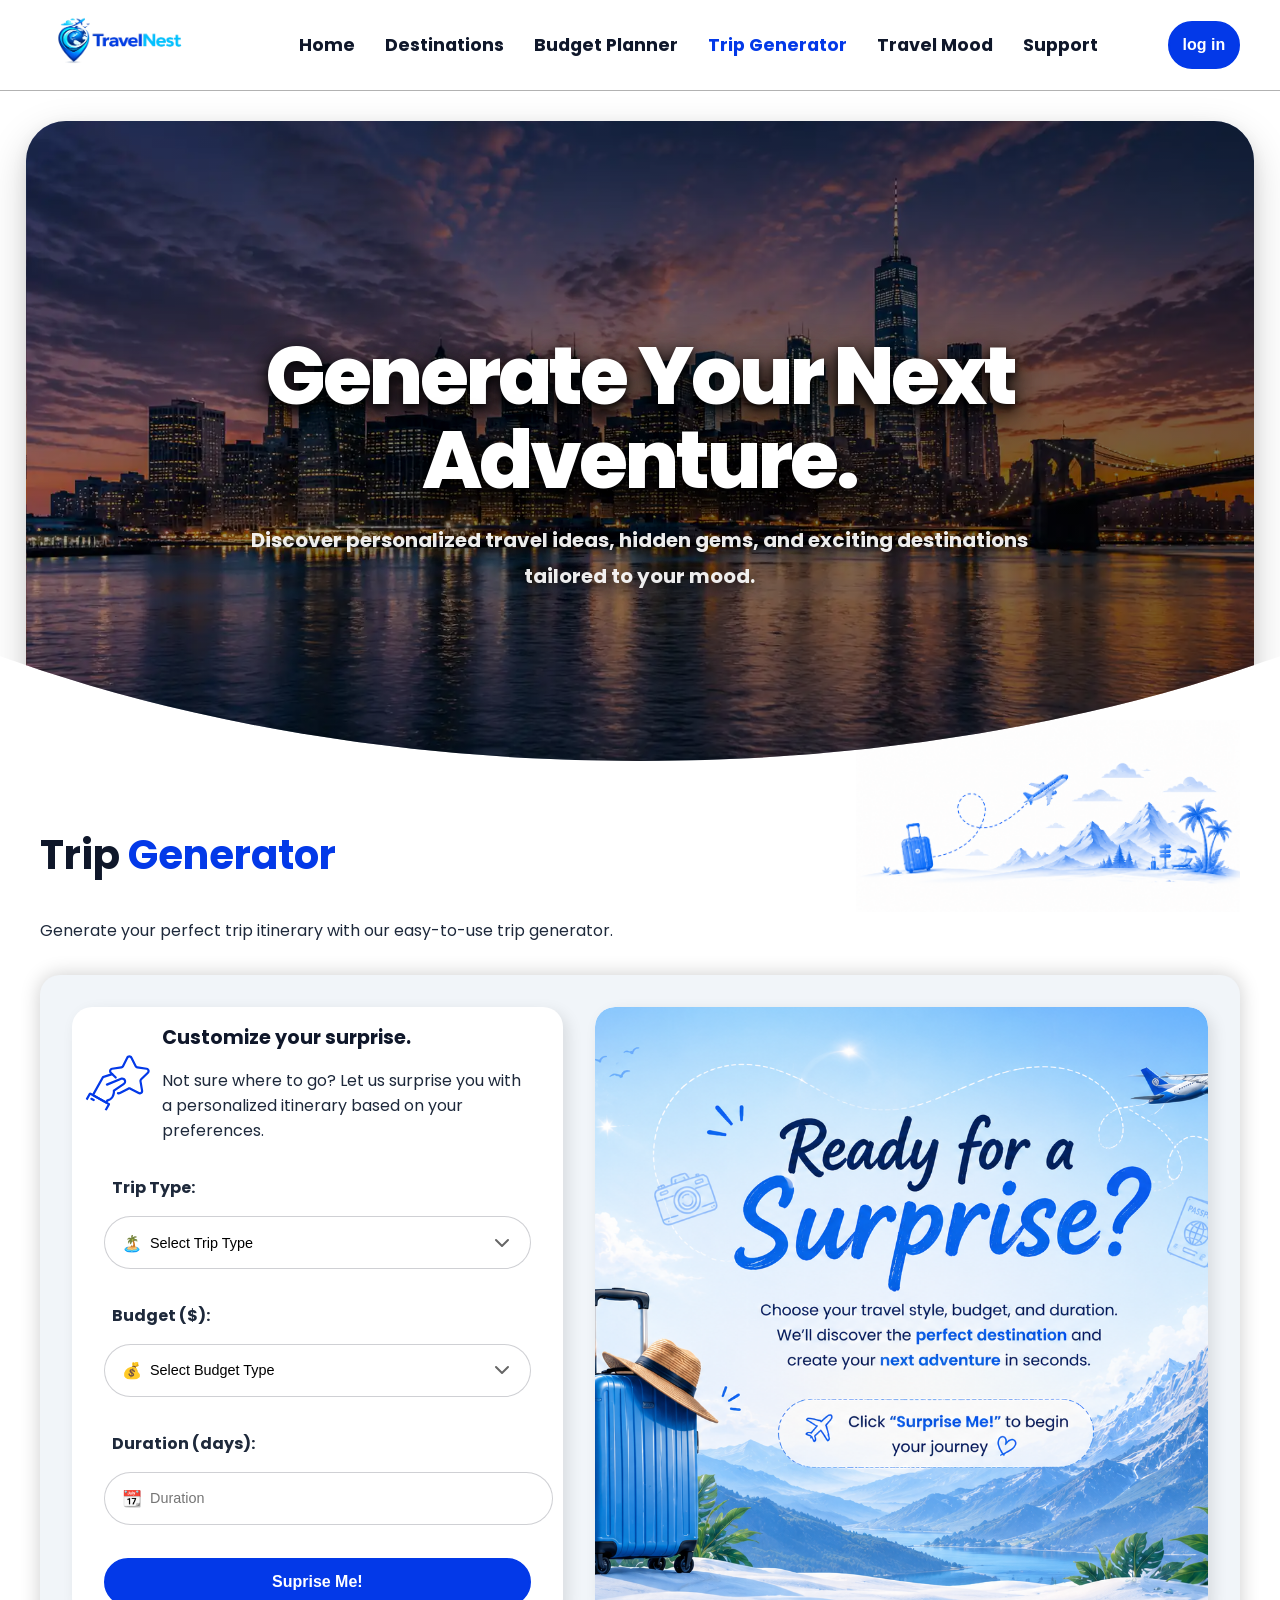
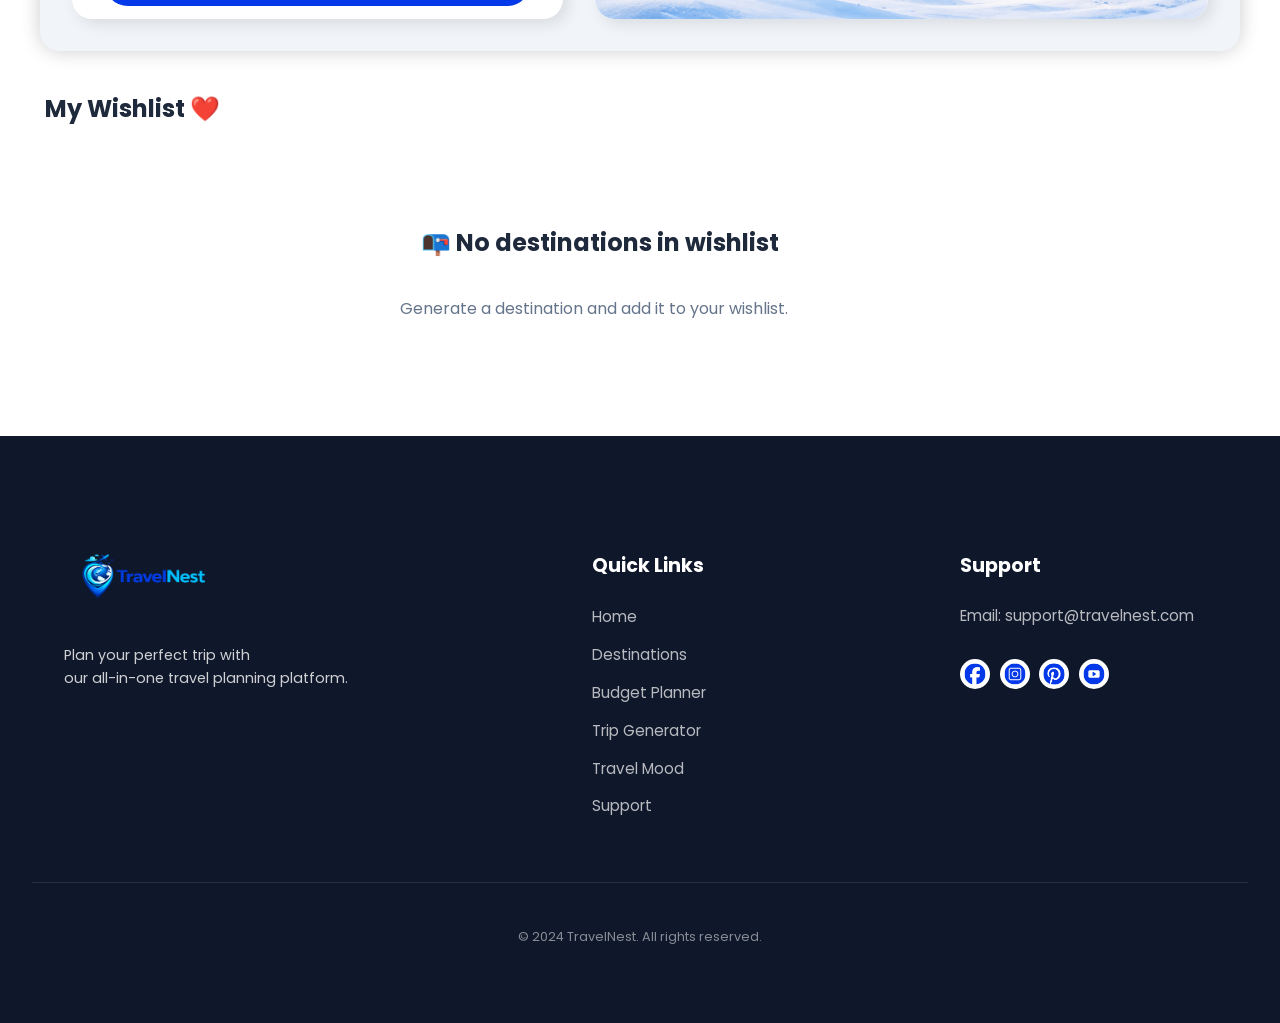
<file: trip-generator.html>
<!DOCTYPE html>
<html lang="en">
<head>
    <meta charset="UTF-8">
    <meta name="viewport" content="width=device-width, initial-scale=1.0">
    <meta
    name="description"
    content="TravelNest helps you discover destinations, create budgets, generate itineraries, and plan unforgettable trips.">
    <title>TravelNest - Trip Generator</title>
    <link rel="preconnect" href="https://fonts.googleapis.com">
    <link rel="preconnect" href="https://fonts.gstatic.com" crossorigin>
    <link href="https://fonts.googleapis.com/css2?family=Poppins&display=swap" rel="stylesheet">
    <link rel="stylesheet" href="style.css">
    <link rel="stylesheet" href="mobile.css">

</head>
<body>

    <!-- Header with navigation bar -->
    <header>
        <nav class="nav-bar">
            <div>
                <a href="index.html"><img  class="logo" src="icon/travelNest-logo.png" alt="TravelNest Logo"></a>
            </div>
            <ul class="nav-links">
                <li><a href="index.html">Home</a></li>
                <li><a href="destination.html">Destinations</a></li>
                <li><a href="budget-planner.html">Budget Planner</a></li>
                <li><a href="trip-generator.html">Trip Generator</a></li>
                <li><a href="travel-mood.html">Travel Mood</a></li>
                <li><a href="support.html">Support</a></li>
            </ul>
            <button class="button">log in</button>
            <div class="hamburger">
                ☰
            </div>
        </nav>
    </header>


    <main>
        <!-- ===== Banner Section ===== -->
        <section class="page-banner" style="background-image: url('img/banner-image-3.webp');">
            <div class="banner-overlay"></div>

            <div class="banner-content">
                <h1>Generate Your Next Adventure.</h1>
                <p>
                    Discover personalized travel ideas, hidden gems, and exciting destinations tailored to your mood.
                </p>
            </div>
        </section>

        <section class="budget-planner-header">
            <div>
                <h1><span>Trip </span>Generator</h1>
                <p>Generate your perfect trip itinerary with our easy-to-use trip generator.</p>             
            </div>
            <div class="header-image">
                <img src="img/trip-generate-top.png" alt="" loading="lazy">
            </div>
        </section>

        <section class="trip-generator">
            <div class="trip-generator-container">
                <div id="trip-generator-styles" class="trip-generator-styles" >
                    <div class="trip-grnerator-form-grid">
                        <div class="trip-generator-title-image">
                            <img src="icon/trip-generator/flight-image.svg" alt="" loading="lazy">
                        </div>
                        <div>
                            <h2>Customize your surprise.</h2>
                            <p>Not sure where to go? Let us surprise you with a personalized itinerary based on your preferences.</p>
                        </div>
                    </div>
                    <form id="tripGeneratorForm" class="tripGeneratorForm">
                        <label for="tripType">Trip Type:</label>
                        <div class="trip-type-wraper">
                            <select id="tripType" name="tripType" required class="icon-select-bar">
                                <option value="">Select Trip Type</option>
                                <option value="Adventure">Adventure</option>
                                <option value="Relaxation">Relaxation</option>
                                <option value="Cultural">Cultural</option>
                                <option value="Nature">Nature</option>
                            </select>
                        </div>
                        <p id="tripTypeError" class="error-message"></p>



                        <label for="budget">Budget ($):</label>
                        <div class="budget-type-wraper">
                            <select id="budget" name="budget" required class="icon-select-bar">
                                <option value="">Select Budget Type</option>
                                <option value="Low Budget">Low Budget</option>
                                <option value="Medium Budget">Medium Budget</option>
                                <option value="Luxury Budget">Luxury Budget</option>
                            </select>
                        </div>

                        <p id="budgetError" class="error-message"></p>

                        <label for="duration">Duration (days):</label>
                        <div class="duration-wrapper">
                            <input type="number" id="duration" name="duration" required placeholder="Duration">
                        </div>
                        <p id="durationError" class="error-message"></p>

                        <button id="generate-submit-btn" type="submit" class="button">Suprise Me!</button>
                    </form>
                </div>
                <div class="trip-generator-styles" id="tripGen-budget-summary">
                    <img class="trip-placeholder" src="img/suprise-me-box-banner.png" alt="Generate a trip" loading="lazy">
                    <h3>🎉 Your Surprised Destination 🎈</h3>
                    <div class="suprise-destination-image">
                        <img id="suprise-destination-image" src="img/suprise-img.png" alt="Surprised Destination" loading="lazy">
                    </div>
                    <h2>
                        <span id="surprisedDestination-name">I Will Tell You Where To Go!</span>
                    </h2>
                    <div id="surprisedDestination-details" class="surprised-destination-details">
                        <div id="tripTypeDisplay"><h3> - </h3></div>
                        <div id="budgetDisplay"><h3> - </h3></div>
                        <div id="durationDisplay"><h3> - </h3></div>
                    </div>
                    <div class="trip-info-container">
                        <div class="trip-info-box">
                            <div class="icon">📅</div>
                            <div>
                                <h4>Best Time</h4>
                                <p id="bestTimeToTravel" > - </p>
                            </div>
                        </div>

                        <div class="trip-info-box">
                            <div class="icon">☀️</div>
                            <div>
                                <h4>Weather</h4>
                                <p id="weather" > - </p>
                            </div>
                        </div>

                        <div class="trip-info-box">
                            <div class="icon">💬</div>
                            <div>
                                <h4>Language</h4>
                                <p id="language"> - </p>
                            </div>
                        </div>

                        <div class="trip-info-box">
                            <div class="icon">💵</div>
                            <div>
                                <h4>Currency</h4>
                                <p id="currency"> - </p>
                            </div>
                        </div>

                    </div>
                    <button class="secondary-button" id="wish-button">✩₊Add To WishList₊✧</button>
                </div>
            </div>

        <section class="trip-wishlist-section">
            <h2>My Wishlist ❤️</h2>
            <div id="trip-wishlist-container" class="wishlist-grid"></div>
        </section>
        </section>
    </main>

    <!-- Footer -->
    <footer class="footer">
        <div class="footer-container">
            <div class="footer-brand">
                <a href="index.html"><img  class="logo" src="icon/travelNest-logo.png" alt="TravelNest Logo"></a>
                <p>Plan your perfect trip with <br> our all-in-one travel planning platform.</p>
            </div>
            <div class="footer-links">
                <h3>Quick Links</h3>
                <ul>
                    <li><a href="index.html">Home</a></li>
                    <li><a href="destination.html">Destinations</a></li>
                    <li><a href="budget-planner.html">Budget Planner</a></li>
                    <li><a href="trip-generator.html">Trip Generator</a></li>
                    <li><a href="travel-mood.html">Travel Mood</a></li>
                    <li><a href="support.html">Support</a></li>
                </ul>
            </div>
            <div class="footer-contact">
                <h3>Support</h3>
                <p>Email: support@travelnest.com</p>
                <div class="social-icons">
                    <ul>
                        <li><a href="#"><img src="icon/social-media/fb-icon.svg" alt="Facebook" loading="lazy"></a></li>
                        <li><a href="#"><img src="icon/social-media/insta-icon.svg" alt="Instagram" loading="lazy"></a></li>
                        <li><a href="#"><img src="icon/social-media/printrest-icon.svg" alt="Pinterest" loading="lazy"></a></li>
                        <li><a href="#"><img src="icon/social-media/youtube-icon.svg" alt="YouTube" loading="lazy"></a></li>
                    </ul>
                </div>
            </div>
        </div>
        <div class="footer-bottom">
            <p>&copy; 2024 TravelNest. All rights reserved.</p>
        </div>
    </footer>
    <script src="js/script.js" defer></script>
    <script src="js/destinations.js" defer></script>
</body>
</html>
</file>
<file: style.css>
:root {
    /* Primary Colors */
    --primary: #0F172A;       
    --secondary: #0339e8;    

    /* Light Colors */
    --light-blue: #c9e1fd;
    --light-grey: #F1F5F9;

    /* General*/
    --white: #ffffff;
    --text-dark: #1E293B;

    /* Accent */
    --accent: #009c2c;

}   

html {
    scroll-behavior: smooth;
    font-size: 16px;
}  

body {
    font-family: 'Poppins', sans-serif;
    background: var(--white);
    color: var(--text-dark);
    margin: 0;
    overflow-x:hidden;
    padding-top: 6rem;
}


h2 {
    color: var(--text-dark);
    font-size: 1.5rem;
}

h1 {
    color: var(--secondary);
    font-weight: bold;
    font-size: 2.5rem;
}

input {
    padding: 1.1rem;
    border: 1px solid rgba(15, 23, 42, 0.2);
    border-radius: 50px;
    width: 20rem;
    font-size: 0.9rem;
}

input:focus {
    outline: none;
    border-color: var(--secondary);
    box-shadow: 0 0 5px rgba(3, 57, 232, 0.5);
}

.button {
    background: var(--secondary);
    font-weight: bold;
    color: var(--white);
    border: 2px solid var(--secondary);
    padding: 0.8rem 0.8rem;
    font-size: 1rem;
    cursor: pointer;
    width: fit-content;
    border-radius: 50px;
    transition: 0.3s;
    display: inline-block;
}

.button:hover {
    background: var(--white);
    color: var(--secondary);
    border: 2px solid var(--secondary);
}

.secondary-button {
    background: var(--white);
    color: var(--secondary);
    font-weight: bold;
    border-radius: 50px;
    padding: 0.8rem 0.8rem;
    font-size: 1rem;
    transition: 0.3s;
    border: 2px solid var(--secondary);
    cursor: pointer;
}

.secondary-button:hover {
    background: var(--secondary);
    color: var(--white);
    border: 2px solid var(--secondary);
}

.header {
    background: var(--primary);
    color: var(--white);
    padding: 20px;
    display: flex;
    justify-content: space-between;
    align-items: center;
}

.logo{
    width: 10rem;
    height: auto;
    margin: 5px 0px;
}

.nav-bar {
    display: flex;
    position: fixed;
    top: 0;
    left: 0;
    right: 0;
    justify-content: space-between;
    align-items: center;
    padding: 20px 40px;
    background: rgba(255, 255, 255, 0.1);
    border-bottom: 1px solid rgba(0, 0, 0, 0.3);
    backdrop-filter: blur(100px);
    z-index: 1000;
    top: 0;
    height: 50px;
}

.nav-links {
  list-style: none;   
  margin: 0;
  padding: 0;
  display: flex;      
}

.nav-links li a {
  display: inline-block;
  font-size: 1.1rem;
  text-decoration: none;
  color: var(--primary);
  margin-left: 30px;
  font-weight: 500;
  transition: 0.3s;
  font-weight: bold;
}

.nav-links li a.active{
    color: var(--secondary);
}

.nav-links li a:hover {
  color: var(--secondary);
  transform: scale(1.1)
}

.hamburger{
    display: none;
    font-size: 2rem;
    cursor: pointer;
}

/*------------------------------------------------------------------ Home Page-----------------------------------------------------------------------*/

.hero {
    display: grid;
    grid-template-columns: 1fr 1.6fr;
    position: relative;
    gap: 20px;
    padding: 20px 0 40px 40px;
    width: 100%;
    overflow: hidden;
}

.home-button-group {
    display: flex;
    gap: 20px;
}

.hero-image {
    position: relative;
    display: flex;
    justify-content: flex-end;
    width: 100%;
}

.hero-text {
    display: flex;
    flex-direction: column;
}

.hero-text h1 {
    font-size: 3.5rem;
    margin-bottom: 0;
    color: var(--primary);
    
}

.hero-text h1 span {
    font-size: 3.5rem;
    margin-bottom: 20px;
    color: var(--secondary);
}

.hero-text p {
    font-size: 1rem;
    margin-bottom: 20px;
    width: 85%;
    color: var(--text-dark);
}

.hero-image img {
  width: 100%;
  height: 85vh;
  object-fit: cover;
  border-radius: 450px 0 0 450px;
  box-shadow: -15px 15px 5px rgba(0, 0, 0, 0.3);
  transition: opacity 1s ease-in-out;
}

.hero-stats {
    display: grid;
    grid-template-columns: repeat(3, 1fr);
    gap: 40px;
    margin-top: 40px; /* Space between button and stats */
    padding-top: 30px;
    padding-bottom: 20px;
    border-top: 1px solid rgba(15, 23, 42, 0.1);
    border-bottom: 1px solid rgba(15, 23, 42, 0.1);
    width: fit-content;
}

.stat-item h2 {
    font-size: 1.5rem;
    color: var(--secondary);
    margin: 0;
    font-weight: 700;
}

.stat-item p {
    font-size: 0.85rem;
    color: var(--text-dark);
    margin: 0;
    opacity: 0.8;
}
.plane-design {
    position: relative;
    bottom: 10px;
    height: 20vh;
}

.plane-design img {
    margin-top: 2rem;
    position: absolute;
    top: 30px;
    left: 0px;
    width: auto;
    height: 20vh;
    
}

.destination-title {
    display: flex;
    align-items: center;
    gap: 1rem;
}

.destination-title h1 {
    margin: 0;
}

.destination-title span {
    color: var(--primary);
}

.destination-title img {
    width: 50px;
    height: 50px;
    margin-top: 0%;
}

.destination-box {
   display: grid;
   background-color: var(--light-grey);
   grid-template-columns: 1fr 1fr 0.5fr;
   gap: 3rem;
   min-height: 40vh;
   margin: 3rem 3rem;
   border-radius: 20px;
   padding: 3rem 3rem;
   align-items: center;
   box-shadow: 5px 5px 15px rgba(0, 0, 0, 0.4);
}

.destination-image img {
    width: 100%;
    height: 30rem;
    object-fit: cover;
    border-radius: 20px;
    box-shadow: 5px 5px 15px rgba(0, 0, 0, 0.1);
}

.daily-image {
    display: flex;
    justify-content: center;
    width: 100%;
    height: 50vh;
}

.daily-image img {
    object-fit: cover;
    margin-left: 5rem;
    
}

.destination-card {
    display: flex;
    flex-direction: column;
    justify-content: flex-start; 
    height: 100%; 
    position: relative; 
}

.destination-card button {
    margin-top: auto;
    position: static;
    width: fit-content;
    margin-bottom: 1rem;
}

.destination-title {
    padding: 0%;
    margin: 0;
}

.destination-title h2 {
    margin-top: 0%;
    margin-bottom: 0%;
}

.quick-info-tab {
    background: var(--white);
    border-radius: 20px;
    padding: 2rem 2rem 2rem 2rem;
    display: flex;
    flex-direction: column;
    box-shadow: 2px 2px 10px rgba(0, 0, 0, 0.1);
    
}

.quick-info-tab h2 {
    font-weight: bold;
    margin-top: 1rem;
    margin-bottom: 1rem;
    font-size: 1.5rem;
}

.quick-info-tab p {
    color: var(--text-dark);
    opacity: 0.8;
    margin-top: 0%;
    margin-bottom: 0%;
    font-size: 1rem;
}
.quick-info-tab div {
    margin-bottom: 1.3rem;
}

.quick-info-row {
    display: flex;
    align-items: center;
}

.quick-info-row img {
    width: 30px;
    height: 30px;
    margin-right: 1rem;
    margin-bottom: 1rem;
}

/* Footer Styles */
.footer {
    background-color: var(--primary); 
    color: var(--white);
    padding: 4rem 2rem;
    margin-top: 0%;
}

.footer-container {
    width: 100%;
    margin: 2rem;
    justify-content: space-around;
    display: grid;
    grid-template-columns: 1.5fr 1fr 1fr;
    gap: 3rem;
}

.footer-brand h2 {
    margin-bottom: 1rem;
    color: var(--secondary);
}

.footer-brand p {
    font-size: 0.9rem;
    opacity: 0.8;
    line-height: 1.6;
}

.footer-links h3, 
.footer-contact h3 {
    font-size: 1.2rem;
    margin-bottom: 1.5rem;
    position: relative;
}

.footer-links h2 {
    color: var(--white);
    font-size: 1.2rem;
}


.footer-links ul {
    list-style: none;
    padding: 0;
}

.footer-links ul li {
    margin-bottom: 0.8rem;
}

.footer-links ul li a {
    color: var(--white);
    text-decoration: none;
    opacity: 0.7;
    transition: 0.3s;
    font-size: 0.95rem;
}

.footer-links ul li a:hover {
    opacity: 1;
    color: var(--secondary);
    padding-left: 5px;
}

.footer-contact p {
    font-size: 0.95rem;
    opacity: 0.7;
    margin-bottom: 1rem;
}

.footer-bottom {
    margin-top: 3rem;
    padding-top: 2rem;
    border-top: 1px solid rgba(255, 255, 255, 0.1);
    text-align: center;
}

.footer-bottom p {
    font-size: 0.8rem;
    opacity: 0.5;
}

.newsletter {
    background-color: var(--light-blue);
}

.sr-only { /*to hide email text from validation*/
    position: absolute;
    width: 1px;
    height: 1px;
    padding: 0;
    margin: -1px;
    overflow: hidden;
    clip: rect(0, 0, 0, 0);
    white-space: nowrap;
    border: 0;
}

.newsletter-container {
    display: flex;
    align-items: center;
    gap: 1rem;
    margin-bottom: 0%;
    padding: 1% 0;
    padding-left: 4rem;
    padding-right: 4rem;
}

.newsletter-icon img {
    display: inline-block;
    object-fit: cover;
    width: 3rem;
    height: 3rem;
}

.news-letter-texts h2 {
    margin-bottom: 0%;
}

.news-letter-texts p {
    font-size: 0.9rem;
    opacity: 0.8;
    margin-top: 0%;
}

.newsletter-form {
    display: flex;
    align-items: center;
    margin-left: auto;
    
}

.newsletter-form input {
    width: 20rem;
    margin-right: 1rem;
}

.social-icons {
    display: flex;
    list-style: none;
}

.social-icons ul {
    list-style: none;
    padding: 0;
    display: flex;
    gap: 0.2rem;
}

.social-icons li a {
    display: inline-block;
    margin-right: 0.4rem;
}

.social-icons li a img {
    width: 30px;
    height: 30px;
    transition: 0.3s;
    background-color: var(--white);
    border-radius: 100%;
}

.social-icons li a img:hover {
    transform: scale(1.2);
}

/*Home page mobile designe*/


/* --------------------------------------------------------Destination Explorer Styles --------------------------------------------------------------*/

.destination-explorer {
    margin: 0 3rem;
    margin-top: 4rem;
}

.destination-explorer span {
    color: var(--primary);
}

.header-image img{
    position: absolute;
    right: 2.5rem;
    top: 45rem;
    height: auto;
    width: 30%;
    z-index: -1;
}

.filters {
    display: flex;
    gap: 1rem;
    margin: 2rem 0;
}
.icon-select-bar,
.select-bar {
    width: 20rem;
    padding: 1.1rem 3rem 1.1rem 1.3rem;

    border: 1px solid rgba(15, 23, 42, 0.2);
    border-radius: 50px;

    font-size: 0.9rem;
    cursor: pointer;

    appearance: none;
    -webkit-appearance: none;
    -moz-appearance: none;

    background-color: white;

    background-image: url("data:image/svg+xml,%3Csvg xmlns='http://www.w3.org/2000/svg' width='16' height='16' fill='%23666' viewBox='0 0 16 16'%3E%3Cpath d='M2 5l6 6 6-6' stroke='%23666' stroke-width='2' fill='none' stroke-linecap='round' stroke-linejoin='round'/%3E%3C/svg%3E");

    background-repeat: no-repeat;

    /* move arrow left */
    background-position: calc(100% - 20px) center;

    background-size: 16px;
}
.icon-select-bar:focus,
.select-bar:focus {
    outline: none;
    border-color: var(--secondary);
    box-shadow: 0 0 5px rgba(3, 57, 232, 0.5);
}

.icon-select-bar:focus:hover,
.select-bar:hover {
    border-color: var(--secondary);
}

.destination-grid {
    display: grid;
    grid-template-columns: repeat(auto-fit, minmax(336px, 336px));
    width: 100%;
    gap: 2rem;
    justify-content: start; 
    margin-bottom: 2.5rem;
    margin-top: 0%;
}

.explore-card {
    background: var(--white);
    border-radius: 20px;
    box-shadow: 0 0 15px rgba(0,0,0,0.5);
    overflow: hidden;
    display: flex;
    flex-direction: column;
    width: 100%;
    transition: transform 0.3s ease;
    will-change: transform;
    cursor: pointer;
}

.explore-card:hover {
    transform: scale(1.05);
}

.explore-card img {
    width: 100%;
    height: 14rem;
    object-fit: cover;
    will-change: transform;
    
}

.explore-card-info {
    padding: 1rem;
    display: flex;
    flex-direction: column;
    gap: 0.5rem;
}

.explore-card-header {
    display: flex;
    justify-content: space-between;
    align-items: center;
    margin-bottom: 0%;
}

.explore-card-header h2,
.explore-card-header h3 {
    margin: 0;
    font-size: 1.2rem;
    display: inline-block;
}

.explore-card-header img {
    width: 20px;
    height: 20px;
    margin: 0rem 0rem 0rem 0.5rem;
    display: inline-block;
}

.explore-card-header div {
    display: flex;
    align-items: center;
    margin: 0;
}

.explore-location {
    display: flex;
}

.explore-location img {
    display: inline-block;
    width: 25px;
    height: 25px;
    margin-right: 0.5rem;
    margin: 0%;
}
.explore-location p {
    display: inline-block;
    font-size: 0.9rem;
    color: var(--text-dark);
    opacity: 0.8;
    margin: 0;
    padding-top: 0.3rem;
}

/* Popup Window Styles */

.popup-window {
    width: 60%;
    max-height: 85vh;        
    overflow-y: auto;      
    background: var(--white);
    border-radius: 20px;
    box-shadow: 5px 5px 15px rgba(0, 0, 0, 0.3);
    display: flex;
    z-index: 2000;
    padding: 1rem;
    position: relative;      
}

.popup-backdrop {
    position: fixed;
    inset: 0;
    background: rgba(0, 0, 0, 0.5);
    z-index: 1999;
    display: none;
    justify-content: center;
    align-items: center;
}

.popup-backdrop.active {
    display: flex;
}

.close-button {
    position: absolute;
    top: 1.5rem;
    right: 1.5rem;
    font-size: 2.5rem;
    font-weight: bold;
    color: #0b2f6265; 
    cursor: pointer;
    line-height: 1;
    transition: all 0.3s ease; 
}

.popup-window img {
    width: 100%;
    height: 100%;
    object-fit: cover;
    border-radius: 20px;
}

.popup-content {
    display: flex;
    flex-direction: column;
    padding: 2rem;
    gap: 1rem;
}

.popup-content h2 {
    margin: 0;
}

.popup-content-paragraph p {
    font-size: 1rem;
    color: var(--text-dark);
    opacity: 0.8;
    margin: 0;
}

.window-grid {
    display: grid;
    grid-template-columns: 0.6fr 1fr;
    gap: 2rem;
}

.cost-table-container h3 {
    font-size: 1.1rem;
    font-weight: 700;
    color: var(--text-dark); 
    margin-bottom: 12px;
}

.travel-table {
    width: 100%;
    border-collapse: separate; 
    border-spacing: 0;
    border: 1px solid #e2e8f0;
    border-radius: 12px;
    overflow: hidden;
    font-family: 'Poppins', sans-serif;
}

.travel-table th, 
.travel-table td {
    padding: 12px 16px;
    text-align: left;
    border-bottom: 1px solid #e2e8f0;
    border-right: 1px solid #e2e8f0;
    font-size: 0.95rem;
}


.travel-table th:last-child, 
.travel-table td:last-child {
    border-right: none;
}


.travel-table tr:last-child td {
    border-bottom: none;
}

.travel-table th {
    background-color: #f8fafc;
    color: #64748b; 
    font-weight: 600;
}

.travel-table td {
    color: #334155; 
}

.popular-attractions li {
    margin-bottom: 0.5rem;
}

.no-results{
    grid-column: 1 / -1;

    display: flex;
    flex-direction: column;
    justify-content: center;
    align-items: center;

    text-align: center;

    min-height: 300px;
    width: 100%;
}

/*-------------------------------------------------------------------- Trip Budget Planner Styles and Trip Generator Styles ------------------------------------------------------*/
.error-message{
    color: #ef4444;
    font-size: 0.85rem;
    min-height: 15px; /* reserve space */
    margin-top: 5px;
    margin-left: 8px;
}

.input-error{
    border: 2px solid #ef4444 !important;
}

.budget-planner-header,
.trip-generator-header,
.destination-planner-header,
.travel-mood-header {
    margin: 1rem 2.5rem;
}

.budget-planner-container,
.trip-generator-container,
.travel-mood-container {
    display: grid;
    grid-template-columns: 0.8fr 1fr;
    gap: 2rem;
    margin: 2rem 2.5rem 2.5rem 2.5rem;
    background-color: var(--light-grey);
    box-shadow: 0px 0px 20px rgba(0, 0, 0, 0.2);
    padding: 1rem 2rem;
    border-radius: 20px;
    height: auto;
}


.budget-container-styles,
.travel-mood-styles {
    display: flex;
    flex-direction: column;
    gap: 1.5rem;
    padding: 2rem 0;
    padding-bottom: 0%;
    height: 100%;
    background-color: var(--white);
    padding: 0rem 2rem;
    margin:1rem 0;
    height: 65vh;  
    border-radius: 20px;
    padding-bottom: 1.5rem;
    box-shadow: 5px 5px 15px rgba(0, 0, 0, 0.1);
}

.travel-mood-styles {
    height: auto;
}

.budget-container-styles {
    height: 62vh;
}

.budget-container-styles form {
    display: flex;
    flex-direction: column;
    height: 100%;
}

#planner-calculate-btn {
    margin-top: auto;
}

.budget-planner-header,
.destination-planner-header,
.travel-mood-header {
    margin-top: 4rem;
}

.budget-container-styles h2 {
    margin-bottom: 0%;
}

.budget-planner-header span,
.destination-planner-header span,
.travel-mood-header {
    color: var(--primary);
}

.budget-container-styles label {
    margin-bottom: 0.1rem;
    margin-left: 0.5rem;
}

.budget-container-styles label {
    font-weight: bold;
}

.budget-container-styles input{
    width: 95%;
}

.budget-container-styles button {
    width: 100%;
}

.budget-container-styles input{
    margin-top: 1rem;
}

.estimated-budget {
    display: flex;
    width: 95%;
    flex-direction: column;
    align-items: center;
    background-color: var(--white);
    box-shadow: 0px 0px 10px rgba(0, 0, 0, 0.1);
    border-radius: 20px;
    padding: 1rem;
}

#plannner-estimatedBudget {
    color: var(--accent);
    font-size: 4rem;
    margin: 0.5rem 0 0 0;
}

.estimated-budget h2 {
    margin-top: 0.8rem;
}

.progress-container {
    margin: 1rem ;
    width: 40rem;
    height: 1.5rem;
    background: #cfe0ff;
    border-radius: 50px;
    overflow: hidden;
}

.progress-bar {
    width: 0%;
    height: 100%;
    background: #1f6fff;
    border-radius: 50px;
}

#budgetStatus {
    color: var(--accent);
    font-size: 3rem;
    margin: 0.5rem 0 0 0;
}

.trip-generator-styles {
    display: flex;
    flex-direction: column;
    gap: 1.5rem;
    padding: 2rem 0;
    padding-bottom: 0%;
    height: 100%;
    background-color: var(--white);
    padding: 0rem 2rem;
    margin: 1rem 0;
    height: 68vh;  
    border-radius: 20px;
    box-shadow: 5px 5px 15px rgba(0, 0, 0, 0.1);
}


.trip-grnerator-form-grid {
    display: grid;
    grid-template-columns: 0.1fr 1fr;

}

#trip-generator-styles {
    gap: 0%;
}

.trip-grnerator-form-grid h2{
    font-size: 1.2rem;
    color: var(--primary);
}

.trip-grnerator-form-grid p{
    width: 90%;
}

.trip-generator-title-image{
    display: flex;
    justify-content: center;
    align-items: center;
    padding: 10px;
}

.trip-generator-title-image img {
    width: 70px;
    height: auto;
    object-fit: cover;
    border-radius: 20px;
}

#trip-generator-styles {
    padding: 0% 0%;
}

#tripGeneratorForm {
    display: flex;
    flex-direction: column;
    gap: 0;
    margin: 1rem 2rem;
}

.tripGeneratorForm input{
    padding: 1.1rem;
    border: 1px solid rgba(15, 23, 42, 0.2);
    border-radius: 50px;
    width: 95%;
    font-size: 0.9rem;
}

.tripGeneratorForm input:focus {
    outline: none;
    border-color: var(--secondary);
    box-shadow: 0 0 5px rgba(3, 57, 232, 0.5);
}

.tripGeneratorForm label {
    font-weight: bold;
    margin-left: 0.5rem;
}

.trip-generator-container button {
    width: 100%;
    margin: 1rem 0;
}

#budget-summary,
#tripGen-budget-summary {
    display: flex;
    flex-direction: column;
    align-items: center;
}

#tripGen-budget-summary{
    gap: 0;
    position: relative;
    overflow: hidden;

}

#tripGen-budget-summary{
    position: relative;
}

.trip-placeholder{
    position: absolute;
    inset: 0;
    width: 100%;
    height: 100%;
    object-fit: cover;
    z-index: 100;
    border-radius: 20px;
}

.suprise-destination-image {
    height: 35%;
    width: 80%;
}

.suprise-destination-image img{
    width: 100%;
    height: 100%;
    object-fit: cover;
    border-radius: 20px;
    box-shadow: 5px 5px 15px rgba(0, 0, 0, 0.3);
}

.surprised-destination-details {
    display: flex;
    justify-content: center;
    gap: 1rem;
    flex-wrap: wrap;
}

.surprised-destination-details div {
    background: #dff5e8;
    padding: 0.6rem 1.2rem;
    border-radius: 999px;
    text-align: center;
    margin: 1rem 0;
}

.surprised-destination-details h3 {
    margin: 0;
    font-size: 0.8rem;
    font-weight: 600;
    color: #1f7a4d;
}

#tripTypeDisplay ,
#budgetDisplay ,
#durationDisplay {
    background: rgb(221, 255, 221)yellow;
}

.trip-info-container {
    display: flex;
    justify-content: space-between;
    align-items: center;
    border-radius: 16px;
    padding: 1.2rem;
    padding-bottom: 0%;
    margin-bottom: 0%;
    gap: 1rem;
    flex-wrap: wrap;
}

.trip-info-box {
    display: flex;
    align-items: center;
    gap: 0.8rem;
    padding-right: 1.5rem;
    border-right: 1px solid #e5e7eb;
}

.trip-info-box:last-child {
    border-right: none;
}

.icon {
    font-size: 1.8rem;
}

.trip-info-box h4 {
    margin: 0;
    font-size: 0.95rem;
    color: #111827;
}

.trip-info-box p {
    margin: 0.2rem 0 0;
    color: #6b7280;
    font-size: 0.9rem;
}

.trip-info-container {
    display: flex;
    justify-content: space-between;
    align-items: center;
    padding: 1.2rem;
    gap: 1rem;
    flex-wrap: wrap;
}

.trip-info-box {
    display: flex;
    align-items: center;
    gap: 0.8rem;
    padding-right: 1.5rem;
    border-right: 1px solid #e5e7eb;
}

.trip-info-box:last-child {
    border-right: none;
}

.icon {
    font-size: 1.8rem;
}

.trip-info-box h4 {
    margin: 0;
    font-size: 0.95rem;
    color: #111827;
}

.trip-info-box p {
    margin: 0.2rem 0 0;
    color: #6b7280;
    font-size: 0.9rem;
}


#save-to-plans-btn{
    margin-top: 1.1rem;
}

#generate-submit-btn{
    margin-top: auto;
}

#tripGeneratorForm{
    display: flex;
    flex-direction: column;
    height: 100%;
}

#tripGeneratorForm label{
    margin-bottom: 1rem;
}

#wish-button{
    margin-top: 2.4rem;
}

.wishlist-section{
    margin: 3rem 2rem 2rem 3rem;

}

.no-results-2{
    grid-column: 1 / -1;

    display:flex;
    flex-direction:column;
    justify-content:center;
    align-items:center;

    width:100%;
    min-height:250px;

    text-align:center;

    margin:0 auto;
    margin-left: 10rem;
    padding:20px;
    box-sizing:border-box;
}

.trip-wishlist-section h2{
    margin-left: 0.8rem;
}

.no-results-3{
    grid-column: 1 / -2;

    display:flex;
    flex-direction:column;
    justify-content:center;
    align-items:center;
    text-align: center;

    width:100%;
    min-height:250px;

    text-align:center;

    margin:0 auto;
    margin-left: 10rem;
    padding:20px;
    box-sizing:border-box;
}


.no-results-3 h2,
.no-results-2 h2{
    margin-bottom: 10px;
}

.no-results-3 p,
.no-results-2 p{
    color: #64748b;
    max-width: 400px;
}

.wishlist-container{
    display:grid;
    grid-template-columns:repeat(auto-fill,minmax(350px,350px));
    gap:20px;
    justify-content:start;
}

.wishlist-card{
    width:350px;
    background:white;
    border-radius:20px;
    overflow:hidden;
    box-shadow:0 4px 15px rgba(0,0,0,0.1);
}

.wishlist-card img{
    width:100%;
    height:220px;
    object-fit:cover;
}

.wishlist-info{
    padding:20px;
}

.wishlist-info h3{
    margin-top: 0;
}


#budget,
#tripType {
    width: 100%;
}

.budget-type-wraper,
.trip-type-wraper{
    position: relative;
}
.budget-type-wraper::before{
    content: "💰";
    position: absolute;
    left: 18px;
    top: 50%;
    transform: translateY(-50%);
    z-index: 1;
}

.trip-type-wraper::before{
    content: "🏝️";
    position: absolute;
    left: 18px;
    top: 50%;
    transform: translateY(-50%);
    z-index: 1;
}

.icon-select-bar{
    padding-left: 45px;
}



.duration-wrapper,
.destination-wrapper,
.duration-wrapper-1,
.daily-budget-wrapper {
    position: relative;
}

.duration-wrapper::before,
.destination-wrapper::before,
.duration-wrapper-1::before,
.daily-budget-wrapper::before {
    position: absolute;
    left: 18px;
    top: 50%;
    transform: translateY(-50%);
    z-index: 1;
}

.duration-wrapper input,
.destination-wrapper input,
.duration-wrapper-1 input,
.daily-budget-wrapper input {
    padding-left: 45px;
    width: 90%;
}

.duration-wrapper::before {
    content: "📆";
}

.destination-wrapper::before {
    content: "📍";
    top: 60%;
}

.duration-wrapper-1::before {
    content: "📆";
    top: 60%;
}

.daily-budget-wrapper::before {
    content: "💵";
    top: 60%;
}
/*------------------------------------------------------------- Travel mood page -------------------------------------------------------------------------------*/



.travel-mood {
    display: flex;
    flex-direction: column;
    gap: 2rem;
    margin: 1rem 2rem;
    justify-content: center;
}

.travel-mood-top-container {
    display: flex;
    gap: 1.1rem;
    flex-direction: column;
    justify-content: center;
    align-items: center;    
    background-image: url("img/travel-mood-top-container.png");
    background-size: cover;
    background-position: center;
    background-repeat: no-repeat;
    border-radius: 24px;
    position: relative;       
    min-height: 350px;        
    padding-bottom: 2rem;    
}

#travel-mood-styles-top {
    padding: 0%;
    height: auto;
}

#travel-mood-styles-top h2 {
    padding-top: 4rem;
}

.travel-mood-styles {
    background: var(--white);
    border-radius: 24px;
    padding: 2rem;
    box-shadow: 0 5px 20px rgba(0,0,0,0.3);
    gap: 0;
}

.sound-buttons,
.destination-filter {
    display: flex;
    gap: 1rem;
    margin: 1.5rem 0;
    margin-top: 0%;
    flex-wrap: wrap;
}

.destination-filter button.active {
    background: var(--secondary);
    color: var(--white);
}

.sound-buttons button,
.destination-filter button {
    border: 1px solid #dbeafe;
    background: white;
    padding: 0.8rem 1.4rem;
    border-radius: 100px;
    cursor: pointer;
    transition: 0.3s ease;
}

.sound-buttons button:hover {
    transform: scale(1.05);
}

.sound-buttons .active,play-pause-btn
.destination-filter .active {
    background: #1d4ed8;
    color: white;
}

#volume-icon{
    background-color: transparent;
}

.wave5icon{
    background-color: black;
}

.card-title h2 {
    margin-top: 0%;
}
.music-banner {
    width: 45%;
    height: 280px;
    position: relative;
    overflow: hidden;
    border-radius: 25px;
    margin-bottom: 2rem;
}


#play-pause-btn{
    margin-bottom: 1rem;
}

#volume-slider {
    -webkit-appearance: none;
    appearance: none;
    width: 100px !important; 
    height: 4px;
    border-radius: 2px;
    background: rgba(255, 255, 255, 0.4);
    outline: none;
    cursor: pointer;
    padding: 0 !important;    
    border: none !important;  
}

.banner-content button{
    box-shadow: 0 2px 4px rgba(0,0,0,0.9);
}

.banner-content h3,
.banner-content p,
.banner-content button{
    text-shadow: 0 3px 8px rgba(0,0,0,1);
    color: rgba(255,255,255,0.96);
    font-weight: 500;
}

.overlay{
    position: absolute;
    inset: 0;
    background: linear-gradient(
        to top,
        rgba(0,0,0,0.55),
        rgba(0,0,0,0.1)
    );
    z-index: 1;
}

.music-banner {
    position: relative;
    border-radius: 20px;
    overflow: hidden;
    height: 18rem;
}

.music-banner img{
    width: 100%;
    height: 100%;
    object-fit: cover;
    display: block;
}
 
.travel-mood-banner-content {
    position: absolute;
    bottom: 1.5rem;
    left: 1.5rem;
    z-index: 500;
    color: white;
}

.travel-mood-banner-content h3 {
    font-size: 2rem;
    margin-bottom: 0%
}

.travel-mood-banner-content p {
    margin: 0%;
}

.travel-mood-banner-content button {
    margin-top: 1rem;
    padding: 0.7rem 1.2rem;
    border: 1px solid white;
    background: transparent;
    color: white;
    border-radius: 999px;
}

.destination-list {
    display: grid;
    grid-template-columns: repeat(auto-fit, minmax(325px, max-content));
    justify-content: center;
    gap: 1.5rem;
    margin-top: 1.5rem;
    margin-bottom: 2rem;
}

.destination-item {
    background: var(--white);
    border-radius: 24px;
    padding: 1rem;
    box-shadow: 0px 0px 15px rgba(0,0,0,0.2);
    display: flex;
    flex-direction: column;
    gap: 1rem;
    transition: transform 0.3s ease;
    will-change: transform;
}

.destination-item:hover {
    transform: scale(1.05);
}

.destination-item img {
    width: 100%;
    height: 180px;
    object-fit: cover;
    border-radius: 18px;
    will-change: transform;
}

.destination-item h3 {
    margin-bottom: 0.4rem;
    will-change: transform;
}

.destination-item p {
    color: #64748b;
    will-change: transform;
}

.destination-item button {
    background: var(--white);
    align-self: flex-start;
    padding: 0.8rem 1rem;
    border-radius: 999px;
    font-weight: 600;
    border: 1px solid rgba(15, 23, 42, 0.2);
    cursor: pointer;
    will-change: transform;
}

.button-box{
    display: flex;
    will-change: transform;
}

.visited,
.planned {
    padding: 0.6rem 1rem;
    margin-right: 0.5rem;
    border-radius: 999px;
    font-weight: 600;
    border: none;
    cursor: pointer;
    background: var(--light-blue);
    color: var(--secondary)
}

.visited.active,
.planned.active {
    color: var(--white);
    background-color: var(--secondary);
}

#travel-mood-styles-top {
    padding: 0%;
}

#travel-mood-styles-top h2 {
    padding-top: 4rem;
}

.travel-mood-styles {
    background: var(--white);
    border-radius: 24px;
    padding: 2rem;
    box-shadow: 0 5px 20px rgba(0,0,0,0.3);
    gap: 0;
}

/*------------------------------------------------------------------Feed back and Support Page-------------------------------------------------------------------------*/

.support-grid {
    display: grid;
    grid-template-columns: 1fr 1fr;
    gap: 2rem;
    padding: 0 2rem 2rem 2rem; 
}

.support-card {
    background: var(--white);
    padding: 2rem;
    border-radius: 30px;
    box-shadow: 0px 0px 15px rgba(0,0,0,0.2);
}

.input-group {
    display: flex;
    flex-direction: column;
    margin-bottom: 1.5rem;
    width: 100%;
    margin-bottom: 0%;
}

.input-group input {
    width: 96%;
}

.input-group label {
    margin-bottom: 0.6rem;
    font-weight: 600;
    margin-left: 0.5rem;
}

.input-group textarea {
    padding: 1rem;
    border: 1px solid rgba(15, 23, 42, 0.2);
    border-radius: 16px;
    min-height: 90px;
    resize: none;
    font-size: 1rem;
}

.input-group textarea:focus {
    outline: none;
    border-color: var(--secondary);
    box-shadow: 0 0 5px rgba(3, 57, 232, 0.5);
}

.support-submit-btn {
    width: 100%;
}

.success-message {
    margin-top: 1.5rem;
    display: none;
    background: rgb(217, 255, 221);
    color: var(--accent);
    padding: 1rem;
    border-radius: 16px;
    transition: opacity 0.5s ease;
}

.faq-container {
    display: flex;
    flex-direction: column;
    gap: 1rem;
}

.faq-item {
    border: 1px solid rgba(15, 23, 42, 0.2);
    border-radius: 18px;
    overflow: hidden;
}

.faq-question {
    width: 100%;
    padding: 1.2rem;
    border: none;
    background: var(--white);
    display: flex;
    justify-content: space-between;
    align-items: center;
    font-size: 1rem;
    font-weight: 600;
    cursor: pointer;
}

.faq-answer {
    max-height: 0;
    overflow: hidden;
    padding: 0 1.2rem;
    color: var(--text-dark);
    transition: all 0.3s ease;
}

.faq-item.active .faq-answer {
    max-height: 200px;
    padding: 0 1.2rem 1.2rem;
}

.contact-headings h2{
    margin:0%;
}
.contact-headings p {
    margin-top: 0.5rem;
}

.contact-cards {
    display: grid;
    grid-template-columns: repeat(3, 1fr);
    gap: 1.5rem;
    margin: 0rem 2rem 2rem 2rem;
    
}

.contact-card,
.contact-headings {
    background: var(--white);
    padding: 2rem;
    border-radius: 24px;
    text-align: center;
}

.contact-card{
    box-shadow: 0px 0px 15px rgba(0,0,0,0.2);
    transition: transform 0.3s ease;
}

.contact-card h3 {
    margin-bottom: 0.8rem;
}

.contact-card:hover {
    transform: scale(1.05);

}

.trip-wishlist-section{
    margin:40px 2rem;
}

.trip-wishlist-section h2{
    margin-bottom:20px;
}

.wishlist-grid{
    display:grid;
    grid-template-columns:
        repeat(auto-fill,minmax(320px,1fr));
    gap:20px;
}

.wishlist-card{
    background:white;
    border-radius:24px;
    overflow:hidden;
    box-shadow:0 8px 20px rgba(0,0,0,.08);
}

.wishlist-card img{
    width:100%;
    height:220px;
    object-fit:cover;
}

.wishlist-info{
    padding:20px;
}

.wishlist-info h3{
    margin-bottom:10px;
}

.wishlist-info p{
    margin-bottom:8px;
}

.remove-wishlist{
    margin-top:10px;
}

/*------------------------------------------------------------------Page Banner -------------------------------------------------------------------*/
.page-banner{
    position: relative;
    width: 96%;
    height: 640px;

    margin: 25px auto 60px;
    background-size: cover;
    background-position: center;
    background-color: black;

    overflow: hidden;

    border-radius: 40px;

    /* Curved Bottom Shape */
    clip-path: ellipse(95% 100% at 50% 0%);

    display: flex;
    justify-content: center;
    align-items: center;

    box-shadow:
    0 15px 40px rgba(0,0,0,0.18),
    0 5px 15px rgba(0,0,0,0.08);
}

.page-banner::before{
    content: "";
    position: absolute;
    inset: 0;

    background:
    linear-gradient(
        to right,
        rgba(0,0,0,0.45),
        rgba(0,0,0,0.25),
        rgba(0,0,0,0.45)
    );

    z-index: 1;
}

.banner-content{
    position: relative;
    z-index: 2;
    text-align: center;
    max-width: 850px;
    padding: 40px 60px;
    border-radius: 30px;

}

.banner-content h1{
    font-size: 5rem;
    font-weight: 800;
    line-height: 1.05;
    letter-spacing: -3px;
    color: white;
    margin-bottom: 20px;

    text-shadow:
        0 4px 10px rgba(0,0,0,0.8),
        0 8px 25px rgba(0,0,0,0.7),
        0 15px 45px rgba(0,0,0,0.6);
}

.banner-content p{
    font-size: 1.25rem;
    font-weight: bold;
    line-height: 1.8;
    color: rgba(255,255,255,0.92);

    text-shadow:
        2px 4px 10px rgba(0,0,0,0.5),
        2px 8px 25px rgba(0,0,0,0.20),
        2px 15px 45px rgba(0,0,0,0.10);
}


.page-banner::before{
    content: "";
    position: absolute;
    inset: 0;

    background:
    linear-gradient(
        to right,
        rgba(0,0,0,0.35),
        rgba(0,0,0,0.45),
        rgba(0,0,0,0.55)
    );

    z-index: 1;
}

.travel-mood-banner-content {
    background: rgba(0, 0, 0, 0.60);
    backdrop-filter: blur(10px);
    -webkit-backdrop-filter: blur(10px);

    padding: 1rem 1.5rem;
    border-radius: 16px;
}

.required{
    color: red;
    font-weight: 300;
    margin-left: 1px;
}
</file>
<file: mobile.css>
@media screen and (max-width: 768px) { 

    :root {
    /* Primary Colors */
    --primary: #0F172A;       
    --secondary: #0339e8;    

    /* Light Colors */
    --light-blue: #c9e1fd;
    --light-grey: #F1F5F9;

    /* General*/
    --white: #ffffff;
    --text-dark: #1E293B;

    /* Accent */
    --accent: #10B981;

    }   

    *{
        box-sizing: border-box;
    }

    html, body {
        overflow-x: hidden;
        width: 100%;
        position: relative;
        margin-top: 0%;
    }

    h1 {
        font-size: 2rem !important; 
    }

    .home-button-group {
        flex-direction: column; 
        gap: 10px; 
    }

    .button {
        padding: 10px 15px; 
        font-size: 1rem;
    }

    .secondary-button {
        padding: 10px 15px; 
        font-size: 1rem; 
    }

    .nav-bar {
        padding: 10px 20px; 
        height: 60px;
        backdrop-filter: blur(10px);
        margin-bottom: 0%;
    }

    .nav-bar .button {
        display: none; 
    }

    .nav-links {
        position: absolute;
        top: 60px;
        left: 0;
        width: 100%;
        background: white;
        flex-direction: column;
        align-items: center;
        padding: 2rem 0;
        display: none;
    }

    .nav-links.active {
        display: flex;
    }

    .hamburger {
        display: block ; 
        color: var(--primary);
        font-size: 2rem;
        z-index: 1001;
    }

    .page-banner{
        margin-top: 0%;
        height: 320px;
        border-radius: 25px;
        clip-path: ellipse(120% 100% at 50% 0%);
    }

    .banner-content{
        width: 90%;
        padding: 25px;
    }

    .banner-content h1{
        font-size: 2.7rem;
        letter-spacing: -1px;
    }

    .banner-content p{
        font-size: 1rem;
        line-height: 1.6;
    }

    /* 3. Fix Layout Widths (Removes Horizontal Scroll) */
    .hero {
        display: flex ;
        flex-direction: column-reverse ;
        padding: 0% ;
        margin: 0% ;
        width: 100%;
        box-sizing: border-box;
    }

    .hero-text {
        display: flex ;
        flex-direction: column ;
        align-items: center ;
    }

    .hero-text p, .hero-text h1 {
        text-align: center;
    }

    .hero-text h1 span {
        font-size: 2rem ; 
    }

   .hero-image img {
        border-radius: 0%;
        width: 100%;
        height: 300px;
        object-fit: cover;
        margin-top: 0%;
        box-shadow: 0px 15px 5px rgba(0, 0, 0, 0.3);
    }
    
    .hero-stats {
        display: flex ;
        align-items: center;
        margin: 10px 4px;
        margin-top: 20px;
    }

    .stat-item {
        display: flex;
        flex-direction: column;
        align-items: center;
    }

    .stat-item h3, .stat-item p {
        display: flex ;
        text-align: center ;
    }

    .plane-design {
        display: none; 
    }

    /* Responsive Destination Box */
    .destination-box {
        grid-template-columns: 1fr; 
        margin: 1rem;
        padding: 1rem;
        width: auto;
        gap: 1.5rem;
    }

    .destination-title {
        display: flex;
        flex-direction: column;
        align-items: center;
    }

    .destination-title {
        text-align: center;
    }

    .destination-card {
        display: flex ;
        flex-direction: column ;
        align-items: center ;
    }

    .destination-card p {
        text-align: center;
    }

    .destination-card button {
        align-items: center;
    }

    .destination-image img {
        height: 250px; 
    }

    .newsletter-container {
        display: flex ;
        flex-direction: column ;
        align-items: center ;
        padding: 1rem;
    }

    .newsletter-icon{
        display: inline;
    }

    .news-letter-texts {
        display: flex ;
        flex-direction: column ;
        align-items: center ;
        text-align: center ;
    }

    .news-letter-texts h2 
    {
        margin-top: 0%;
        margin-bottom: 4px;
    }

    .newsletter-form {
        display: flex ;
        flex-direction: column ;
        align-items: center ;
        width: 100%;
    }

    /* Fix Newsletter Input */
    .newsletter-form button
    {
        width: 100%;
        margin-bottom: 1rem;
        padding: 10px; 
    }

    .newsletter-form input{
        width: 94%; 
        margin-bottom: 1rem;
        padding: 10px;
    }

    .social-icons {
        display: flex ;
        justify-content: space-around;
    }

    #emailinput{
        width: 100%;
        padding: 15px;
    }
    

    /*For destination page========================================================================================================*/


    .destination-grid {
        display: flex;
        flex-direction: column;
        margin: 0 0 2rem 0;
    }

    .explore-card {
        width: 100%;
        margin: 0%;
    }

    .filters {
        display: flex ;
        flex-direction: column ;
        align-items: center ;
        gap: 10px;
        margin-bottom: 20px;
    }

    .filters input {
        width: 100%;
        padding: 10px;
    }

    .popup-window {
        display: flex ;
        position: fixed;
        top: 50%;
        left: 50%;
        flex-direction: column ;
        align-items: center ;
        text-align: center ;
        padding: 1rem;
        padding: 5%;
        padding-left: 5%;
        padding-right: 5%;
        width: 100%;
        height: auto;
        border-radius: 30px;
    }

    .window-grid {
        display: flex;
        gap: 0%;
    }

    .window-grid img {
        display: none;

    }

    .popular-attractions ul {
        text-align: start;
    }

    .close-button {
        position: absolute;
        top: 10px;
        right: 30px;
        font-size: 2rem;
        cursor: pointer;
    }

      .popup-window{
        position: fixed;

        top: 50%;
        left: 50%;

        transform: translate(-50%, -50%);

        width: 92%;
        max-width: 92%;

        max-height: 85vh;
        overflow-y: auto;

        padding: 20px;

        border-radius: 25px;
    }

    .window-grid{
        display: flex;
        flex-direction: column;
        gap: 15px;
    }

    .window-grid img{
        display: block;
        width: 100%;
        height: 180px;
        object-fit: cover;
        border-radius: 15px;
    }

    .popup-window h2{
        font-size: 1.8rem;
        text-align: center;
    }

    .popup-window p,
    .popup-window li{
        font-size: 0.95rem;
        line-height: 1.6;
    }

    .close-button{
        top: 15px;
        right: 20px;
        font-size: 1.8rem;
    }

        .window-grid{
        display:block;
    }

    .window-grid img{
        display:none;
    }

    .popup-window{
        width:90%;
        max-height:80vh;
        overflow-y:auto;
    }

    #searchInput{
        padding: 1.1rem 3rem 1.1rem 1.3rem;
        width:100%;
        
    }



/*========================================================================================================*/
/* Budget Planner Mobile */

    .budget-planner-container{
        display:flex;
        flex-direction:column;
        gap:20px;
        padding:15px;
        margin:15px;
    }

    .budget-container-styles{
        width:100%;
        padding:25px 20px;
        text-align:left;
        align-items:stretch;
    }

    .budget-container-styles h2{
        text-align:center;
        margin-bottom:25px;
    }

    #budgetForm{
        width:100%;
    }

    #budgetForm label{
        display:block;
        text-align:left;
        margin-bottom:8px;
        font-weight:600;
    }

    .destination-wrapper,
    .duration-wrapper-1,
    .daily-budget-wrapper{
        width:100%;
    }

    #budgetForm input{
        width:100%;
        height:55px;
        font-size:16px;
        padding-left:45px;
        margin-bottom:8px;
    }

    .error-message{
        text-align:left;
        margin-bottom:15px;
    }

    #planner-calculate-btn{
        width:100%;
        margin-top:15px;
    }

    .budget-summary{
        width:100%;
    }

    .estimated-budget{
        width:100%;
        margin-bottom:15px;
    }

    .progress-container{
        width:100%;
    }
    .budget-form{
        height:auto !important;
        min-height:fit-content;
        padding-bottom:25px;
    }
    #budget-summary{
        height:auto !important;
        min-height:fit-content;
        padding-bottom:25px;
    }

    .progress-container{
        width:100%;
        max-width:100%;
        height:1.2rem;
    }

    .destination-wrapper::before,
    .duration-wrapper-1::before{
        top: 53%;
    }
    .daily-budget-wrapper::before{
        top: 50%;
    }
    .trip-wishlist-container,
    .wishlist-container{
        display:flex;
        flex-direction:column;
        align-items:center;
        width:100%;
    }
    .trip-wishlist-section h2,
    .wishlist-section h2{
        text-align:center;
    }
    .wishlist-card{
        width:100%;
        border-radius:15px;
        margin-bottom:15px;
        margin-right: 1rem;
    }

    .no-results-3,
    .no-results-2{
        width:100%;
        margin:0;
        margin-right: 2rem;
        padding:20px;
        text-align:center;
    }
    .no-results-3 h2,
    .no-results-3 p,
    .no-results-2 h2,
    .no-results-2 p{
        text-align:center;
        width:100%;
    }


/* ===================================
   Trip Generator Mobile Fix
=================================== */

    .trip-generator{
        margin: 0;
    }


    .trip-placeholder{
        display: none;
    }

    .trip-generator-container{
        display:flex !important;
        flex-direction:column !important;
        padding:15px;
        margin:15px;
    }

    .trip-generator-styles{
        width:100%;
        align-items:center;
        text-align:center;
        height:auto !important;
        min-height:fit-content;
        padding:25px 20px !important;
        margin:0;
    }

    .trip-generator-styles h3{
        text-align:center;
        margin-bottom:25px;
    }

    /* Fix title section */
    .trip-grnerator-form-grid{
        display:flex !important;
        flex-direction:column !important;
        align-items:center;
        text-align:center;
        gap:15px;
    }

    .trip-generator-title-image{
        padding:0;
    }

    .trip-generator-title-image img{
        width:70px;
        height:auto;
    }

    .trip-grnerator-form-grid h2{
        margin:0;
    }

    .trip-grnerator-form-grid p{
        width:100%;
        margin:0;
    }

    /* Form */
    #tripGeneratorForm{
        margin:20px 0 0 0;
        width:100%;
    }

    #tripGeneratorForm label{
        display:block;
        text-align:left;
        margin-bottom:10px;
    }

    .trip-type-wraper,
    .budget-type-wraper,
    .duration-wrapper{
        width:100%;
    }

    #tripType,
    #budget,
    #duration{
        width:100%;
    }

    /* Result panel */
    #tripGen-budget-summary{
        height:auto !important;
        min-height:fit-content;
        padding-bottom:25px;
    }

    .suprise-destination-image{
        width:100%;
        height:220px;
    }

    .trip-info-container{
        flex-direction:column;
        width:100%;
        align-items: center;
        text-align: center;
    }

    .trip-info-box{
        width:100%;
        border-right:none;
        border-bottom:1px solid #e5e7eb;
        padding:10px 0;
    }

    .trip-info-box:last-child{
        border-bottom:none;
    }

    #wish-button{
        width:100%;
    }



    /* ========================================================================== */
    /* Travel Mood Mobile */
    /* ========================================================================== */

    .travel-mood {
        margin: 1rem;
        gap: 1rem;
    }

    .travel-mood-top-container {
        padding: 1.5rem 1rem;
        min-height: auto;
        background-position: center;
    }

    .travel-mood-styles {
        padding: 1rem;
    }

    .card-title {
        text-align: center;
    }

    .sound-buttons,
    .destination-filter {
        justify-content: center;
        gap: 0.6rem;
    }

    .sound-buttons button,
    .destination-filter button {
        padding: 0.7rem 1rem;
        font-size: 0.85rem;
    }

    .music-banner {
        width: 100%;
        height: 250px;
        margin-bottom: 1rem;
    }

    .banner-content {
        left: 1rem;
        bottom: 1rem;
    }

    .banner-content h3 {
        font-size: 1.6rem;
    }

    .banner-content p {
        font-size: 0.9rem;
    }

    .destination-list {
        grid-template-columns: 1fr;
    }

    .destination-item {
        padding: 0.8rem;
        width: auto;
    }

    .destination-item img {
        height: 220px;
    }

    .destination-item button {
        width: 100%;
        text-align: center;
    }


    /* ========================================================================== */
    /* Support Page Mobile */
    /* ========================================================================== */

    .support-grid {
        display: flex;
        flex-direction: column;
        padding: 1rem;
        gap: 1rem;
    }

    .support-card {
        padding: 1.2rem;
    }

    .input-group input,
    .input-group textarea {
        width: 100%;
        box-sizing: border-box;
    }

    .contact-headings {
        margin: 1rem;
    }

    .contact-headings h2,
    .contact-headings p {
        text-align: center;
    }

    .contact-cards {
        grid-template-columns: 1fr;
        margin: 1rem;
    }

    .contact-card {
        padding: 1.5rem;
    }

    .faq-question {
        font-size: 0.9rem;
        text-align: left;
    }

    .success-message {
        font-size: 0.9rem;
        text-align: center;
    }

    /* Shared Header Image Mobile */

    .header-image img {
        display: none;
    }

    /* Footer Mobile Improvements */

    .footer {
        padding: 2rem 1rem;
    }

    .footer-container {
        display: flex;
        flex-direction: column;
        text-align: center;
        margin: 0;
        gap: 2rem;
    }

    .social-icons {
        justify-content: center;
    }


    .trip-generator-container{
        display: flex !important;
        flex-direction: column !important;
    }

    .trip-generator-styles,
    #trip-generator-styles{
        width: 100% !important;
        max-width: 100% !important;
    }

    .trip-info-container{
        display: flex !important;
        flex-direction: column !important;
    }

}
</file>
